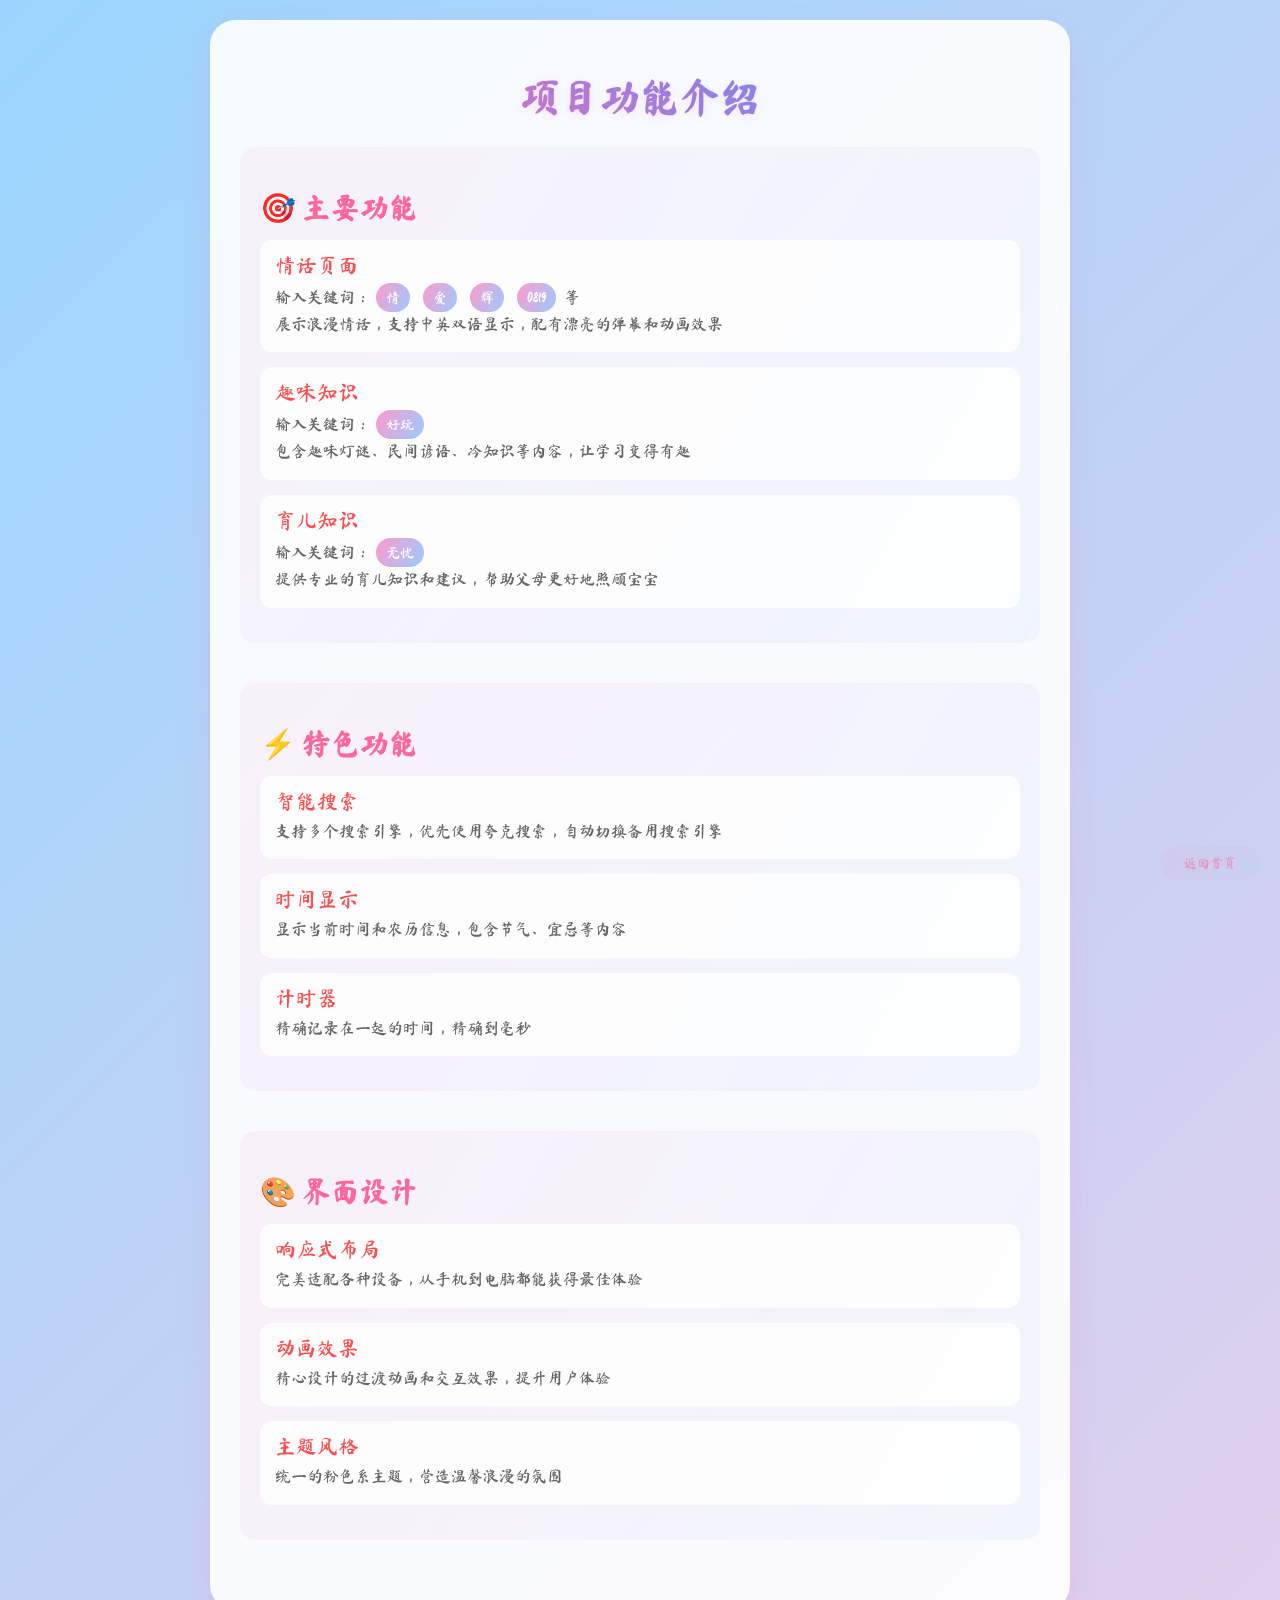
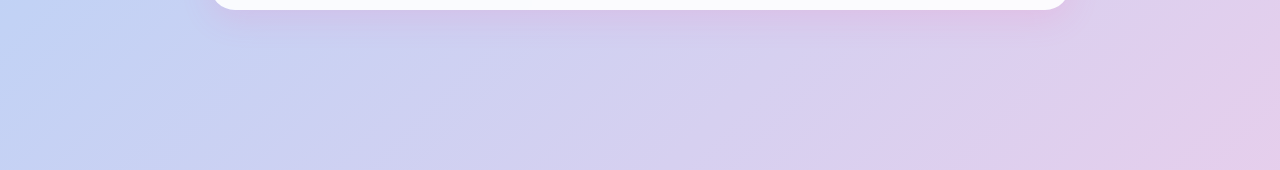
<file: about.html>
<!DOCTYPE html>
<html lang="zh">
<head>
    <meta charset="UTF-8">
    <meta name="viewport" content="width=device-width, initial-scale=1.0">
    <title>项目介绍</title>
    <link rel="stylesheet" href="common.css">
    <link href="https://fonts.googleapis.com/css2?family=Ma+Shan+Zheng&display=swap" rel="stylesheet">
    <style>
        body {
            margin: 0;
            padding: 20px;
            min-height: 100vh;
            background: linear-gradient(-45deg, #ffcce6, #b3e0ff, #ffcce6, #99d6ff);
            background-size: 400% 400%;
            animation: gradientBG 20s ease infinite;
            font-family: 'Ma Shan Zheng', cursive;
            color: #666;
            overflow-x: hidden;
            overflow-y: auto;
            padding-bottom: 80px;
        }

        .about-container {
            max-width: 800px;
            margin: 0 auto;
            padding: 30px;
            background: rgba(255, 255, 255, 0.9);
            backdrop-filter: blur(10px);
            border-radius: 25px;
            box-shadow: 0 10px 30px rgba(255, 102, 179, 0.15);
            animation: fadeIn 0.8s cubic-bezier(0.4, 0, 0.2, 1);
            margin-bottom: 80px;
            position: relative;
            z-index: 1;
        }

        .section {
            margin-bottom: 40px;
            padding: 20px;
            background: linear-gradient(120deg, rgba(255, 153, 204, 0.1), rgba(153, 204, 255, 0.1));
            border-radius: 15px;
            transition: all 0.3s ease;
        }

        .section:hover {
            transform: translateY(-2px);
            box-shadow: 0 4px 15px rgba(255, 153, 204, 0.2);
        }

        h1 {
            text-align: center;
            font-size: 2.5em;
            margin-bottom: 30px;
            background: linear-gradient(45deg, #ff66b3, #4d94ff);
            -webkit-background-clip: text;
            background-clip: text;
            color: transparent;
            filter: drop-shadow(0 2px 4px rgba(255, 102, 179, 0.2));
        }

        h2 {
            color: #ff6699;
            font-size: 1.8em;
            margin-bottom: 15px;
        }

        .feature {
            margin: 15px 0;
            padding: 15px;
            background: rgba(255, 255, 255, 0.8);
            border-radius: 12px;
            transition: all 0.3s ease;
        }

        .feature:hover {
            background: rgba(255, 255, 255, 0.95);
            transform: translateX(5px);
        }

        .feature-title {
            color: #ff4d4d;
            font-size: 1.3em;
            margin-bottom: 8px;
        }

        .feature-desc {
            color: #666;
            line-height: 1.6;
        }

        .keyword {
            display: inline-block;
            padding: 3px 10px;
            background: linear-gradient(120deg, #ff99cc, #99ccff);
            color: white;
            border-radius: 15px;
            font-size: 0.9em;
            margin: 0 5px;
        }

        .home-button {
            position: fixed;
            right: 20px;
            bottom: 20px;
            background: linear-gradient(120deg, rgba(255, 153, 204, 0.2), rgba(153, 204, 255, 0.2));
            backdrop-filter: blur(8px);
            padding: 10px 20px;
            border-radius: 25px;
            border: none;
            color: #ff6699;
            opacity: 0;
            cursor: pointer;
            font-family: 'Ma Shan Zheng', cursive;
            transition: all 0.3s ease;
            z-index: 1000;
            display: flex;
            align-items: center;
            justify-content: center;
            min-width: 100px;
        }

        body:hover .home-button {
            opacity: 0.6;
        }

        .home-button:hover {
            opacity: 1 !important;
            transform: translateY(-2px);
            background: linear-gradient(120deg, #ff99cc, #99ccff);
            color: white;
            box-shadow: 0 4px 15px rgba(255, 153, 204, 0.2);
        }

        /* 触摸设备优化 */
        @media (hover: none) {
            .home-button {
                opacity: 0.8;
                background: linear-gradient(120deg, rgba(255, 153, 204, 0.3), rgba(153, 204, 255, 0.3));
            }
        }

        @keyframes fadeIn {
            from {
                opacity: 0;
                transform: translateY(20px);
            }
            to {
                opacity: 1;
                transform: translateY(0);
            }
        }

        @media (max-width: 768px) {
            body {
                padding: 10px;
            }

            .about-container {
                padding: 20px;
            }

            h1 {
                font-size: 2em;
            }

            h2 {
                font-size: 1.5em;
            }

            .feature-title {
                font-size: 1.2em;
            }

            .feature-desc {
                font-size: 0.95em;
            }

            .keyword {
                font-size: 0.85em;
                padding: 2px 8px;
                margin: 2px;
            }

            .section {
                padding: 15px;
                margin-bottom: 25px;
            }

            .feature {
                padding: 12px;
                margin: 10px 0;
            }

            .home-button {
                right: 10px;
                bottom: 10px;
                padding: 8px 16px;
                font-size: 0.9em;
            }
        }

        @media (min-width: 769px) and (max-width: 1024px) {
            .about-container {
                max-width: 90%;
            }

            h1 {
                font-size: 2.2em;
            }
        }

        @media (min-width: 1440px) {
            .about-container {
                max-width: 1000px;
            }

            .section {
                padding: 25px;
            }

            .feature {
                padding: 20px;
            }
        }

        @media (hover: none) {
            .feature:hover {
                transform: none;
            }

            .section:hover {
                transform: none;
            }
        }

        ::-webkit-scrollbar {
            width: 8px;
        }

        ::-webkit-scrollbar-track {
            background: rgba(255, 255, 255, 0.1);
            border-radius: 4px;
        }

        ::-webkit-scrollbar-thumb {
            background: linear-gradient(120deg, #ff99cc, #99ccff);
            border-radius: 4px;
        }

        ::-webkit-scrollbar-thumb:hover {
            background: linear-gradient(120deg, #ff80bf, #80bfff);
        }

        html {
            scroll-behavior: smooth;
        }

        @supports (-webkit-overflow-scrolling: touch) {
            body {
                -webkit-overflow-scrolling: touch;
            }
        }

        .scroll-top {
            position: fixed;
            right: 20px;
            bottom: 80px;
            background: linear-gradient(120deg, rgba(255, 255, 255, 0.9), rgba(255, 255, 255, 0.7));
            backdrop-filter: blur(8px);
            padding: 10px;
            border-radius: 50%;
            border: 1px solid rgba(255, 255, 255, 0.3);
            color: #666;
            cursor: pointer;
            opacity: 0;
            transition: all 0.3s ease;
            z-index: 1000;
            box-shadow: 0 4px 20px rgba(255, 182, 193, 0.2);
            display: flex;
            align-items: center;
            justify-content: center;
            width: 40px;
            height: 40px;
        }

        .scroll-top.visible {
            opacity: 1;
        }
    </style>
</head>
<body>
    <div class="about-container">
        <h1>项目功能介绍</h1>
        
        <div class="section">
            <h2>🎯 主要功能</h2>
            <div class="feature">
                <div class="feature-title">情话页面</div>
                <div class="feature-desc">
                    输入关键词：<span class="keyword">情</span> <span class="keyword">爱</span> 
                    <span class="keyword">辉</span> <span class="keyword">0819</span> 等<br>
                    展示浪漫情话，支持中英双语显示，配有漂亮的弹幕和动画效果
                </div>
            </div>
            <div class="feature">
                <div class="feature-title">趣味知识</div>
                <div class="feature-desc">
                    输入关键词：<span class="keyword">好玩</span><br>
                    包含趣味灯谜、民间谚语、冷知识等内容，让学习变得有趣
                </div>
            </div>
            <div class="feature">
                <div class="feature-title">育儿知识</div>
                <div class="feature-desc">
                    输入关键词：<span class="keyword">无忧</span><br>
                    提供专业的育儿知识和建议，帮助父母更好地照顾宝宝
                </div>
            </div>
        </div>

        <div class="section">
            <h2>⚡ 特色功能</h2>
            <div class="feature">
                <div class="feature-title">智能搜索</div>
                <div class="feature-desc">
                    支持多个搜索引擎，优先使用夸克搜索，自动切换备用搜索引擎
                </div>
            </div>
            <div class="feature">
                <div class="feature-title">时间显示</div>
                <div class="feature-desc">
                    显示当前时间和农历信息，包含节气、宜忌等内容
                </div>
            </div>
            <div class="feature">
                <div class="feature-title">计时器</div>
                <div class="feature-desc">
                    精确记录在一起的时间，精确到毫秒
                </div>
            </div>
        </div>

        <div class="section">
            <h2>🎨 界面设计</h2>
            <div class="feature">
                <div class="feature-title">响应式布局</div>
                <div class="feature-desc">
                    完美适配各种设备，从手机到电脑都能获得最佳体验
                </div>
            </div>
            <div class="feature">
                <div class="feature-title">动画效果</div>
                <div class="feature-desc">
                    精心设计的过渡动画和交互效果，提升用户体验
                </div>
            </div>
            <div class="feature">
                <div class="feature-title">主题风格</div>
                <div class="feature-desc">
                    统一的粉色系主题，营造温馨浪漫的氛围
                </div>
            </div>
        </div>
    </div>
    <button class="home-button" onclick="window.location.href='index.html'">返回首页</button>
    <button class="scroll-top" onclick="scrollToTop()">↑</button>

    <script>
        // 滚动到顶部按钮显示控制
        const scrollTopButton = document.querySelector('.scroll-top');
        window.addEventListener('scroll', () => {
            if (window.pageYOffset > 300) {
                scrollTopButton.classList.add('visible');
            } else {
                scrollTopButton.classList.remove('visible');
            }
        });

        // 滚动到顶部函数
        function scrollToTop() {
            window.scrollTo({
                top: 0,
                behavior: 'smooth'
            });
        }

        // 优化滚动性能
        let scrollTimeout;
        window.addEventListener('scroll', () => {
            if (!scrollTimeout) {
                requestAnimationFrame(() => {
                    // 处理滚动相关的视觉更新
                    scrollTimeout = null;
                });
                scrollTimeout = true;
            }
        }, { passive: true });
    </script>
</body>
</html>
</file>
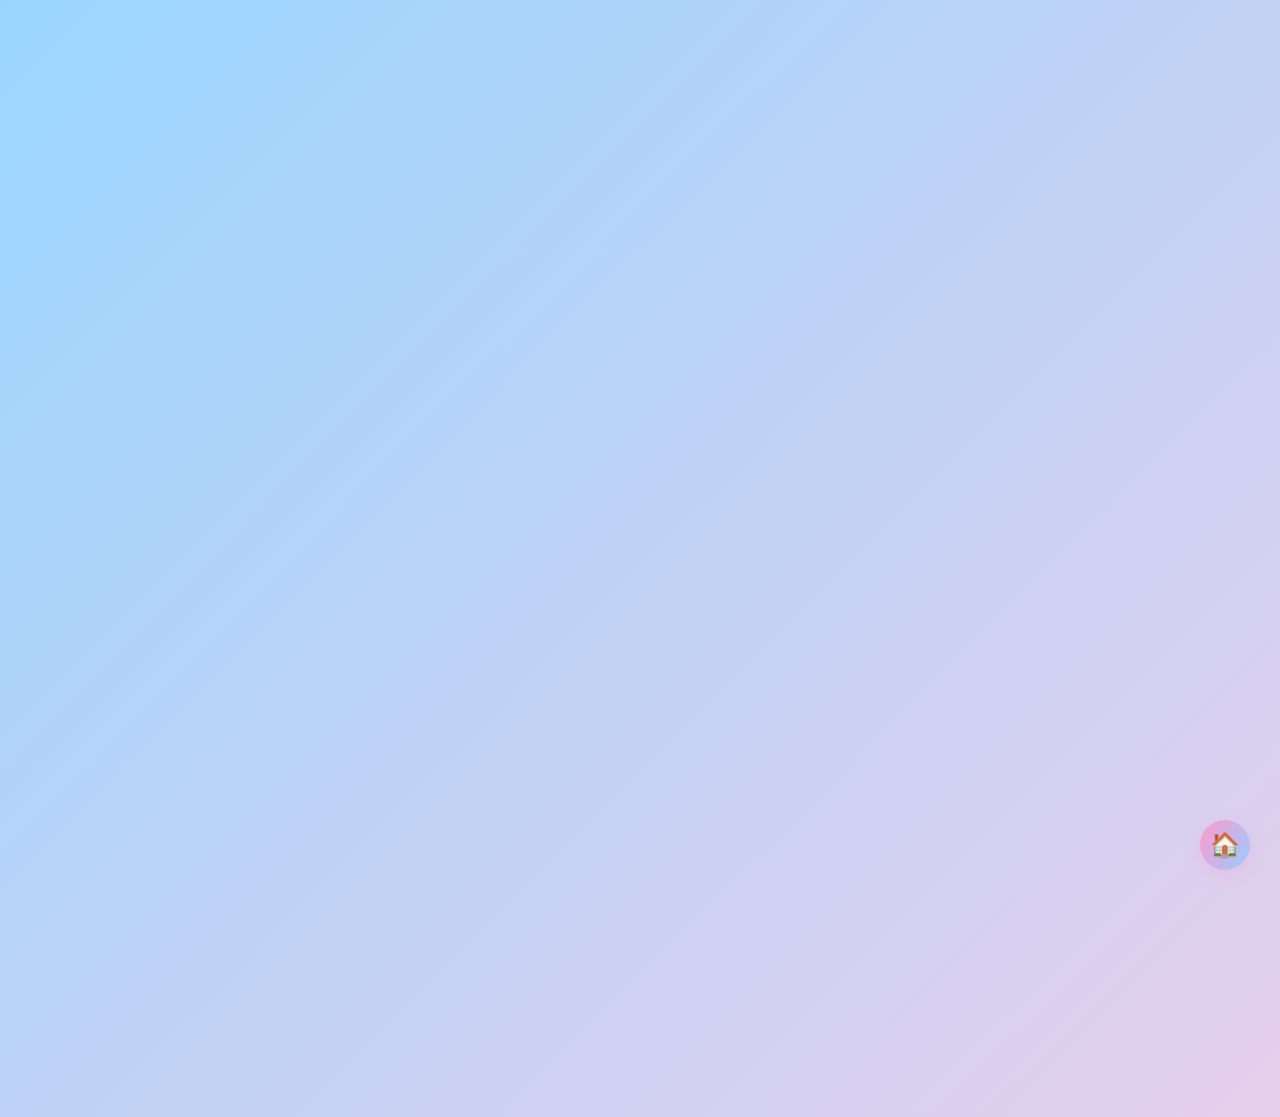
<file: fortune.html>
<!DOCTYPE html>
<html lang="zh">
<head>
    <meta charset="UTF-8">
    <meta name="viewport" content="width=device-width, initial-scale=1.0">
    <title>今日运势 - Left</title>
    <link rel="preconnect" href="https://fonts.googleapis.com">
    <link rel="preconnect" href="https://fonts.gstatic.com" crossorigin>
    <link href="https://fonts.googleapis.com/css2?family=Caveat:wght@700&family=Ma+Shan+Zheng&display=swap" rel="stylesheet">
    <style>
        body {
            background: linear-gradient(-45deg, #ffcce6, #b3e0ff, #ffcce6, #99d6ff);
            background-size: 400% 400%;
            animation: gradientBG 20s ease infinite;
            min-height: 100vh;
            margin: 0;
            padding: 20px;
            font-family: 'Ma Shan Zheng', cursive;
            display: flex;
            flex-direction: column;
            align-items: center;
        }

        @keyframes gradientBG {
            0% { background-position: 0% 50%; }
            50% { background-position: 100% 50%; }
            100% { background-position: 0% 50%; }
        }

        .fortune-container {
            max-width: 1200px;
            width: 90%;
            margin: 20px auto;
            padding: clamp(20px, 3vw, 40px);
            display: grid;
            gap: 25px;
            opacity: 0;
            animation: containerFadeIn 0.8s cubic-bezier(0.4, 0, 0.2, 1) forwards;
        }

        h1 {
            font-size: 2.5em;
            text-align: center;
            background: linear-gradient(45deg, #ff66b3, #4d94ff);
            -webkit-background-clip: text;
            background-clip: text;
            color: transparent;
            margin-bottom: 30px;
            filter: drop-shadow(0 2px 4px rgba(255, 102, 179, 0.2));
            position: relative;
            overflow: hidden;
            padding-bottom: 10px;
        }

        h1::after {
            content: '';
            position: absolute;
            bottom: 0;
            left: 0;
            width: 100%;
            height: 3px;
            background: linear-gradient(90deg, #ff66b3, #4d94ff);
            transform: translateX(-100%);
            animation: titleLine 0.8s cubic-bezier(0.4, 0, 0.2, 1) forwards 0.3s;
        }

        .fortune-content {
            margin: 20px 0;
            padding: 20px;
            border-radius: 15px;
            background: rgba(255, 255, 255, 0.5);
            box-shadow: 0 2px 10px rgba(255, 182, 193, 0.1);
        }

        .fortune-item {
            margin: 15px 0;
            padding: 15px;
            border-radius: 12px;
            background: linear-gradient(120deg, rgba(255, 255, 255, 0.8), rgba(255, 255, 255, 0.6));
        }

        .fortune-item h3 {
            color: #ff66b3;
            margin: 0 0 10px 0;
            font-size: 1.3em;
        }

        .fortune-item p {
            color: #666;
            margin: 5px 0;
            line-height: 1.6;
            font-size: 1.1em;
        }

        .home-button {
            position: fixed;
            bottom: 30px;
            right: 30px;
            width: 50px;
            height: 50px;
            background: linear-gradient(120deg, #ff99cc, #99ccff);
            border: none;
            border-radius: 50%;
            color: white;
            font-size: 24px;
            cursor: pointer;
            display: flex;
            align-items: center;
            justify-content: center;
            box-shadow: 0 4px 15px rgba(255, 153, 204, 0.3);
            transition: all 0.3s cubic-bezier(0.4, 0, 0.2, 1);
            text-decoration: none;
        }

        .home-button:hover {
            transform: translateY(-3px) rotate(360deg);
            box-shadow: 0 6px 20px rgba(255, 153, 204, 0.4);
        }

        @media (max-width: 768px) {
            .fortune-container {
                padding: 20px;
                width: 95%;
            }

            h1 {
                font-size: 2em;
            }

            .fortune-item {
                padding: 12px;
            }

            .home-button {
                bottom: 20px;
                right: 20px;
                width: 45px;
                height: 45px;
                font-size: 20px;
            }
        }

        .fortune-header {
            display: flex;
            justify-content: space-between;
            align-items: center;
            margin-bottom: 20px;
            padding: 10px 20px;
            background: linear-gradient(120deg, rgba(255, 153, 204, 0.2), rgba(153, 204, 255, 0.2));
            border-radius: 12px;
        }

        .fortune-header .date {
            font-size: 1.2em;
            color: #666;
        }

        .fortune-header .sign {
            font-size: 1.4em;
            background: linear-gradient(45deg, #ff66b3, #4d94ff);
            -webkit-background-clip: text;
            background-clip: text;
            color: transparent;
        }

        .fortune-stats {
            display: grid;
            grid-template-columns: repeat(auto-fit, minmax(200px, 1fr));
            gap: 20px;
            margin: 20px 0;
        }

        .stat-item {
            background: rgba(255, 255, 255, 0.5);
            padding: 20px;
            border-radius: 15px;
            transition: transform 0.3s ease;
        }

        .stat-item:hover {
            transform: translateY(-3px);
        }

        .stat-label {
            color: #666;
            margin-bottom: 8px;
        }

        .stat-value {
            position: relative;
            margin-top: 10px;
        }

        .value-text {
            display: block;
            font-size: 1.4em;
            margin-bottom: 8px;
            background: linear-gradient(45deg, #ff66b3, #4d94ff);
            -webkit-background-clip: text;
            background-clip: text;
            color: transparent;
        }

        .progress-bar {
            height: 6px;
            background: linear-gradient(90deg, #ff66b3, #4d94ff);
            border-radius: 3px;
            transition: width 1s cubic-bezier(0.4, 0, 0.2, 1);
        }

        .fortune-extras {
            display: grid;
            grid-template-columns: repeat(3, 1fr);
            gap: 20px;
            margin-top: 25px;
        }

        .extra-item {
            background: rgba(255, 255, 255, 0.5);
            padding: 20px;
            border-radius: 15px;
            transition: transform 0.3s ease;
            position: relative;
            overflow: hidden;
        }

        .extra-item:hover {
            transform: translateY(-5px);
        }

        .extra-label {
            color: #666;
            margin-bottom: 12px;
            font-size: 1.1em;
            text-align: left;
        }

        .extra-value {
            position: relative;
            display: block;
            font-size: 1.4em;
            margin-top: 8px;
            background: linear-gradient(45deg, #ff66b3, #4d94ff);
            -webkit-background-clip: text;
            background-clip: text;
            color: transparent;
            text-align: left;
            padding-bottom: 10px;
        }

        .extra-value::after {
            content: '';
            position: absolute;
            bottom: 0;
            left: 0;
            width: 100%;
            height: 4px;
            background: linear-gradient(90deg, #ff66b3, #4d94ff);
            border-radius: 2px;
            transform: scaleX(0);
            transform-origin: left;
            animation: progressSlide 1.2s cubic-bezier(0.4, 0, 0.2, 1) forwards;
            animation-delay: 0.5s;
        }

        @media (max-width: 768px) {
            .fortune-extras {
                grid-template-columns: repeat(2, 1fr);
                gap: 15px;
            }

            .extra-item {
                padding: 15px;
            }

            .extra-label {
                font-size: 1em;
            }

            .extra-value {
                font-size: 1.3em;
            }
        }

        /* 添加加载动画样式 */
        .loading-container {
            display: flex;
            flex-direction: column;
            align-items: center;
            justify-content: center;
            min-height: 300px;
            gap: 20px;
        }

        .loading-spinner {
            width: 50px;
            height: 50px;
            border: 3px solid rgba(255, 102, 179, 0.1);
            border-radius: 50%;
            border-top-color: #ff66b3;
            animation: spin 1s cubic-bezier(0.4, 0, 0.2, 1) infinite;
            filter: drop-shadow(0 0 10px rgba(255, 102, 179, 0.2));
        }

        .loading-text {
            font-size: 1.2em;
            background: linear-gradient(45deg, #ff66b3, #4d94ff);
            -webkit-background-clip: text;
            background-clip: text;
            color: transparent;
            animation: pulse 1.5s ease-in-out infinite;
        }

        @keyframes fadeInUp {
            from {
                opacity: 0;
                transform: translateY(20px);
            }
            to {
                opacity: 1;
                transform: translateY(0);
            }
        }

        @keyframes spin {
            to {
                transform: rotate(360deg);
            }
        }

        @keyframes pulse {
            0%, 100% {
                opacity: 1;
            }
            50% {
                opacity: 0.7;
            }
        }

        .fortune-content {
            transition: opacity 0.3s ease;
        }

        .fortune-content.loading {
            opacity: 0.6;
        }

        .fortune-card {
            background: linear-gradient(120deg, rgba(255, 255, 255, 0.95), rgba(255, 255, 255, 0.85));
            border-radius: 20px;
            padding: 25px;
            margin-bottom: 20px;
            box-shadow: 0 4px 20px rgba(255, 182, 193, 0.2);
            border: 1px solid rgba(255, 255, 255, 0.3);
            backdrop-filter: blur(10px);
            transform: translateY(20px);
            opacity: 0;
            animation: cardSlideIn 0.6s cubic-bezier(0.4, 0, 0.2, 1) forwards;
        }

        .fortune-card h3 {
            color: transparent;
            background: linear-gradient(45deg, #ff66b3, #4d94ff);
            -webkit-background-clip: text;
            background-clip: text;
            margin: 0 0 15px 0;
            font-size: 1.4em;
            text-align: center;
        }

        .fortune-overview .overview-text {
            font-size: 1.2em;
            line-height: 1.6;
            color: #666;
            text-align: center;
            margin: 0;
        }

        .fortune-stats-container .fortune-stats {
            display: grid;
            grid-template-columns: repeat(auto-fit, minmax(150px, 1fr));
            gap: 15px;
        }

        .stat-item {
            background: rgba(255, 255, 255, 0.5);
            padding: 15px;
            border-radius: 15px;
            transition: transform 0.3s ease;
        }

        .stat-item:hover {
            transform: translateY(-5px);
        }

        .stat-value {
            position: relative;
            padding-bottom: 10px;
        }

        .value-text {
            font-size: 1.4em;
            background: linear-gradient(45deg, #ff66b3, #4d94ff);
            -webkit-background-clip: text;
            background-clip: text;
            color: transparent;
        }

        .progress-bar {
            position: absolute;
            bottom: 0;
            left: 0;
            height: 4px;
            width: calc(var(--percent) * 1%);
            background: linear-gradient(90deg, #ff66b3, #4d94ff);
            border-radius: 2px;
            transition: width 1s cubic-bezier(0.4, 0, 0.2, 1);
        }

        .extras-grid {
            display: grid;
            grid-template-columns: repeat(3, 1fr);
            gap: 15px;
        }

        .extra-item {
            text-align: center;
            padding: 15px;
            background: rgba(255, 255, 255, 0.5);
            border-radius: 15px;
            transition: transform 0.3s ease;
        }

        .extra-item:hover {
            transform: translateY(-3px);
        }

        .lucky-color {
            display: inline-block;
            width: 20px;
            height: 20px;
            border-radius: 50%;
            margin-right: 8px;
            vertical-align: middle;
            border: 2px solid rgba(255, 255, 255, 0.8);
            box-shadow: 0 2px 8px rgba(0, 0, 0, 0.1);
        }

        @keyframes cardSlideIn {
            from {
                transform: translateY(20px);
                opacity: 0;
            }
            to {
                transform: translateY(0);
                opacity: 1;
            }
        }

        /* 为每个卡片设置不同的动画延迟 */
        .fortune-card:nth-child(1) { animation-delay: 0.1s; }
        .fortune-card:nth-child(2) { animation-delay: 0.2s; }
        .fortune-card:nth-child(3) { animation-delay: 0.3s; }
        .fortune-card:nth-child(4) { animation-delay: 0.4s; }

        @media (max-width: 768px) {
            .extras-grid {
                grid-template-columns: repeat(2, 1fr);
            }
            
            .fortune-stats-container .fortune-stats {
                grid-template-columns: 1fr;
            }
        }

        /* 大屏适配 */
        @media (min-width: 1440px) {
            .fortune-container {
                max-width: 1400px;
            }

            .fortune-stats {
                grid-template-columns: repeat(5, 1fr);
            }

            .extras-grid {
                grid-template-columns: repeat(3, 1fr);
                max-width: 900px;
                margin: 0 auto;
            }
        }

        /* 平板适配 */
        @media (max-width: 1024px) {
            .fortune-stats {
                grid-template-columns: repeat(3, 1fr);
            }

            .fortune-card {
                padding: 20px;
            }

            h1 {
                font-size: clamp(1.8em, 4vw, 2.5em);
            }
        }

        /* 移动端适配 */
        @media (max-width: 768px) {
            .fortune-container {
                width: 95%;
                padding: 15px;
            }

            .fortune-stats {
                grid-template-columns: repeat(2, 1fr);
                gap: 10px;
            }

            .extras-grid {
                grid-template-columns: repeat(2, 1fr);
            }

            .stat-item {
                padding: 12px;
            }

            .value-text {
                font-size: 1.2em;
            }

            .fortune-card {
                padding: 15px;
                margin-bottom: 15px;
            }
        }

        /* 小屏幕适配 */
        @media (max-width: 480px) {
            .fortune-stats {
                grid-template-columns: 1fr;
            }

            .fortune-header {
                flex-direction: column;
                gap: 10px;
                text-align: center;
            }
        }

        /* 触摸屏优化 */
        @media (hover: none) and (pointer: coarse) {
            .stat-item, .extra-item {
                /* 增大触摸区域 */
                padding: clamp(15px, 4vw, 25px);
            }

            .home-button {
                /* 增大返回按钮的触摸区域 */
                width: clamp(45px, 12vw, 60px);
                height: clamp(45px, 12vw, 60px);
                bottom: clamp(20px, 5vw, 30px);
                right: clamp(20px, 5vw, 30px);
            }

            /* 优化触摸反馈 */
            .stat-item:active,
            .extra-item:active {
                transform: scale(0.98);
                transition: transform 0.1s ease;
            }

            /* 添加触摸反馈动画 */
            @keyframes touchFeedback {
                0% { transform: scale(1); }
                50% { transform: scale(0.98); }
                100% { transform: scale(1); }
            }

            .stat-item:active,
            .extra-item:active {
                animation: touchFeedback 0.3s ease;
            }
        }

        /* 优化滚动体验 */
        .fortune-content {
            -webkit-overflow-scrolling: touch;
            scroll-behavior: smooth;
        }

        /* 优化加载状态 */
        .loading-container {
            min-height: 200px;
            display: flex;
            flex-direction: column;
            justify-content: center;
            align-items: center;
        }

        /* 优化动画性能 */
        .fortune-card {
            will-change: transform, opacity;
            backface-visibility: hidden;
        }

        /* 减少画在低性能设备上的复杂度 */
        @media (prefers-reduced-motion: reduce) {
            .fortune-card {
                animation-duration: 0.2s;
            }

            .stat-item:hover,
            .extra-item:hover {
                transform: none;
            }

            .progress-bar {
                transition: none;
            }
        }

        /* 适配深色模式 */
        @media (prefers-color-scheme: dark) {
            .fortune-card {
                background: linear-gradient(120deg, rgba(255, 255, 255, 0.9), rgba(255, 255, 255, 0.8));
            }

            .stat-item,
            .extra-item {
                background: rgba(255, 255, 255, 0.4);
            }
        }

        /* 添加或更新以下样式 */
        .fortune-container {
            max-width: 1200px;
            width: 90%;
            margin: 20px auto;
            padding: clamp(20px, 3vw, 40px);
            display: grid;
            gap: 25px;
            opacity: 0;
            animation: containerFadeIn 0.8s cubic-bezier(0.4, 0, 0.2, 1) forwards;
        }

        /* 标题动画优化 */
        h1 {
            position: relative;
            overflow: hidden;
            padding-bottom: 10px;
        }

        h1::after {
            content: '';
            position: absolute;
            bottom: 0;
            left: 0;
            width: 100%;
            height: 3px;
            background: linear-gradient(90deg, #ff66b3, #4d94ff);
            transform: translateX(-100%);
            animation: titleLine 0.8s cubic-bezier(0.4, 0, 0.2, 1) forwards 0.3s;
        }

        /* 卡片容器样式优化 */
        .fortune-card {
            background: linear-gradient(135deg, rgba(255, 255, 255, 0.95), rgba(255, 255, 255, 0.85));
            border-radius: 24px;
            padding: 25px;
            box-shadow: 0 4px 25px rgba(255, 182, 193, 0.15);
            border: 1px solid rgba(255, 255, 255, 0.3);
            backdrop-filter: blur(10px);
            transform: translateY(30px);
            opacity: 0;
            transition: all 0.3s cubic-bezier(0.4, 0, 0.2, 1);
        }

        .fortune-card.show {
            transform: translateY(0);
            opacity: 1;
        }

        /* 载动画优化 */
        .loading-container {
            position: relative;
            min-height: 300px;
            display: flex;
            flex-direction: column;
            align-items: center;
            justify-content: center;
            gap: 25px;
        }

        .loading-spinner {
            position: relative;
            width: 60px;
            height: 60px;
        }

        .loading-spinner::before,
        .loading-spinner::after {
            content: '';
            position: absolute;
            border-radius: 50%;
            animation: pulse 1.5s ease-in-out infinite;
        }

        .loading-spinner::before {
            width: 100%;
            height: 100%;
            background: linear-gradient(45deg, #ff66b3, #4d94ff);
            animation: spin 1s cubic-bezier(0.4, 0, 0.2, 1) infinite;
        }

        .loading-spinner::after {
            width: 80%;
            height: 80%;
            background: white;
            top: 10%;
            left: 10%;
            animation: pulse 1.5s ease-in-out infinite;
        }

        .loading-text {
            font-size: 1.2em;
            background: linear-gradient(45deg, #ff66b3, #4d94ff);
            -webkit-background-clip: text;
            background-clip: text;
            color: transparent;
            animation: textPulse 1.5s ease-in-out infinite;
        }

        /* 运势指数卡片优化 */
        .stat-item {
            position: relative;
            overflow: hidden;
        }

        .stat-value {
            position: relative;
        }

        .progress-bar {
            position: absolute;
            bottom: 0;
            left: 0;
            height: 4px;
            background: linear-gradient(90deg, #ff66b3, #4d94ff);
            border-radius: 2px;
            transform: translateX(-100%);
            animation: progressSlide 1.2s cubic-bezier(0.4, 0, 0.2, 1) forwards;
        }

        /* 幸运指引卡片优化 */
        .extra-item {
            position: relative;
            overflow: hidden;
        }

        .extra-item::before {
            content: '';
            position: absolute;
            top: -50%;
            left: -50%;
            width: 200%;
            height: 200%;
            background: linear-gradient(
                45deg,
                transparent,
                rgba(255, 255, 255, 0.3),
                transparent
            );
            transform: rotate(45deg);
            animation: shimmer 3s infinite;
        }

        /* 动画定义 */
        @keyframes containerFadeIn {
            from {
                opacity: 0;
                transform: translateY(20px);
            }
            to {
                opacity: 1;
                transform: translateY(0);
            }
        }

        @keyframes titleLine {
            to {
                transform: translateX(0);
            }
        }

        @keyframes progressSlide {
            from {
                transform: translateX(-100%);
            }
            to {
                transform: translateX(0);
            }
        }

        @keyframes shimmer {
            0% {
                transform: translate(-50%, -50%) rotate(45deg);
            }
            100% {
                transform: translate(150%, 150%) rotate(45deg);
            }
        }

        @keyframes textPulse {
            0%, 100% {
                opacity: 1;
                transform: scale(1);
            }
            50% {
                opacity: 0.8;
                transform: scale(0.98);
            }
        }

        /* 打断动画处理 */
        @media (prefers-reduced-motion: reduce) {
            * {
                animation-duration: 0.01ms !important;
                animation-iteration-count: 1 !important;
                transition-duration: 0.01ms !important;
                scroll-behavior: auto !important;
            }
        }

        /* 移动端优化 */
        @media (max-width: 768px) {
            .fortune-card {
                padding: 20px;
            }

            .loading-spinner {
                width: 50px;
                height: 50px;
            }

            .stat-item {
                transform: none !important;
            }

            .extra-item::before {
                display: none;
            }
        }

        /* 更新幸运指引卡片样式 */
        .fortune-extras {
            margin-top: 25px;
        }

        .fortune-extras .fortune-stats {
            display: grid;
            grid-template-columns: repeat(3, 1fr);
            gap: 20px;
        }

        .fortune-extras .stat-item {
            background: linear-gradient(120deg, rgba(255, 255, 255, 0.95), rgba(255, 255, 255, 0.85));
            border-radius: 20px;
            padding: 25px;
            box-shadow: 0 4px 15px rgba(255, 182, 193, 0.15);
            border: 1px solid rgba(255, 255, 255, 0.3);
            backdrop-filter: blur(10px);
            transition: all 0.3s cubic-bezier(0.4, 0, 0.2, 1);
            position: relative;
            overflow: hidden;
        }

        .fortune-extras .stat-item:hover {
            transform: translateY(-5px) scale(1.02);
            box-shadow: 0 8px 25px rgba(255, 182, 193, 0.25);
        }

        .fortune-extras .stat-label {
            font-size: 1.1em;
            color: #666;
            margin-bottom: 12px;
            position: relative;
            z-index: 1;
        }

        .fortune-extras .stat-value {
            position: relative;
            z-index: 1;
        }

        .fortune-extras .value-text {
            font-size: 1.4em;
            background: linear-gradient(45deg, #ff66b3, #4d94ff);
            -webkit-background-clip: text;
            background-clip: text;
            color: transparent;
            display: block;
            margin-bottom: 10px;
            transition: transform 0.3s ease;
        }

        .fortune-extras .stat-item:hover .value-text {
            transform: scale(1.1);
        }

        /* 添加装饰效果 */
        .fortune-extras .stat-item::before {
            content: '';
            position: absolute;
            top: -50%;
            left: -50%;
            width: 200%;
            height: 200%;
            background: linear-gradient(
                45deg,
                transparent,
                rgba(255, 255, 255, 0.3),
                transparent
            );
            transform: rotate(45deg);
            transition: 0.6s;
            opacity: 0;
        }

        .fortune-extras .stat-item:hover::before {
            animation: shine 1.5s ease-out;
            opacity: 1;
        }

        /* 添加进度条动画 */
        .fortune-extras .progress-bar {
            height: 4px;
            background: linear-gradient(90deg, #ff66b3, #4d94ff);
            border-radius: 2px;
            transform-origin: left;
            transform: scaleX(0);
            transition: transform 0.6s cubic-bezier(0.4, 0, 0.2, 1);
        }

        .fortune-extras .stat-item.show .progress-bar {
            transform: scaleX(1);
        }

        /* 添加动画关键帧 */
        @keyframes shine {
            0% {
                transform: translate(-50%, -50%) rotate(45deg);
                opacity: 0;
            }
            50% {
                opacity: 0.5;
            }
            100% {
                transform: translate(150%, 150%) rotate(45deg);
                opacity: 0;
            }
        }

        /* 移动端适配 */
        @media (max-width: 768px) {
            .fortune-extras .fortune-stats {
                grid-template-columns: repeat(2, 1fr);
                gap: 15px;
            }

            .fortune-extras .stat-item {
                padding: 20px;
            }
        }

        @media (max-width: 480px) {
            .fortune-extras .fortune-stats {
                grid-template-columns: 1fr;
            }
        }

        /* 触摸设备优化 */
        @media (hover: none) {
            .fortune-extras .stat-item:active {
                transform: scale(0.98);
            }
            
            .fortune-extras .stat-item::before {
                display: none;
            }
        }
    </style>
</head>
<body>
    <div class="fortune-container">
        <h1>今日运势</h1>
        <div class="fortune-content">
            <div class="fortune-item">
                <h3>综合运势</h3>
                <p>今日运势不错，适合尝试新事物。保持积极乐观的心态，会有意外惊喜。</p>
            </div>
            <div class="fortune-item">
                <h3>事业运</h3>
                <p>工作上会遇到一些挑战，但只要保持冷静，都能顺利解决。建议多与同事沟通。</p>
            </div>
            <div class="fortune-item">
                <h3>感情运</h3>
                <p>单身的朋友可能会遇到心动的人，已有伴侣的要记得表达关心。</p>
            </div>
            <div class="fortune-item">
                <h3>财运</h3>
                <p>财平稳，适合理财规划。避免冲动消费，可以考虑长期投资。</p>
            </div>
            <div class="fortune-item">
                <h3>健康运</h3>
                <p>注意作息规律，适当运动。今天特别要注意保暖，预防感冒。</p>
            </div>
        </div>
    </div>
    <a href="index.html" class="home-button" title="返回首页">🏠</a>
    <script>
        // 认运势数据
        const defaultFortuneData = {
            name: "巨蟹座",
            datetime: new Date().toLocaleDateString('zh-CN'),
            all: "87%",
            health: "89%",
            love: "90%",
            work: "88%",
            money: "85%",
            summary: "今天的运势不错，保持积极乐观的心态，会有意外惊喜。多关注身边的人和事，可能会有新的发现。",
            color: "粉色",
            number: "6",
            QFriend: "天秤座"
        };

        // 更新加载动画显示函数
        function showLoading() {
            document.querySelector('.fortune-content').innerHTML = `
                <div class="loading-container">
                    <div class="loading-spinner"></div>
                    <div class="loading-text">正在获取今日运势...</div>
                </div>
            `;
        }

        // 优化渲染函数
        function renderFortune(data) {
            const content = document.querySelector('.fortune-content');
            content.innerHTML = `
                <div class="fortune-header fortune-card">
                    <span class="date">${data.datetime}</span>
                    <span class="sign">${data.name}</span>
                </div>
                
                <div class="fortune-overview fortune-card">
                    <h3>今日概述</h3>
                    <p class="overview-text">${data.summary}</p>
                </div>

                <div class="fortune-stats-container fortune-card">
                    <h3>运势指数</h3>
                    <div class="fortune-stats">
                        <div class="stat-item">
                            <div class="stat-label">综合运势</div>
                            <div class="stat-value">
                                <span class="value-text">${data.all}</span>
                                <div class="progress-bar" data-value="${data.all}"></div>
                            </div>
                        </div>
                        <div class="stat-item">
                            <div class="stat-label">健康运势</div>
                            <div class="stat-value">
                                <span class="value-text">${data.health}</span>
                                <div class="progress-bar" data-value="${data.health}"></div>
                            </div>
                        </div>
                        <div class="stat-item">
                            <div class="stat-label">爱情运势</div>
                            <div class="stat-value">
                                <span class="value-text">${data.love}</span>
                                <div class="progress-bar" data-value="${data.love}"></div>
                            </div>
                        </div>
                        <div class="stat-item">
                            <div class="stat-label">财运指数</div>
                            <div class="stat-value">
                                <span class="value-text">${data.money}</span>
                                <div class="progress-bar" data-value="${data.money}"></div>
                            </div>
                        </div>
                        <div class="stat-item">
                            <div class="stat-label">工作运势</div>
                            <div class="stat-value">
                                <span class="value-text">${data.work}</span>
                                <div class="progress-bar" data-value="${data.work}"></div>
                            </div>
                        </div>
                    </div>
                </div>

                <div class="fortune-extras fortune-card">
                    <h3>幸运指引</h3>
                    <div class="fortune-stats">
                        <div class="stat-item">
                            <div class="stat-label">幸运色</div>
                            <div class="stat-value">
                                <span class="value-text">${data.color}</span>
                                <div class="progress-bar"></div>
                            </div>
                        </div>
                        <div class="stat-item">
                            <div class="stat-label">幸运数字</div>
                            <div class="stat-value">
                                <span class="value-text">${data.number}</span>
                                <div class="progress-bar"></div>
                            </div>
                        </div>
                        <div class="stat-item">
                            <div class="stat-label">速配星座</div>
                            <div class="stat-value">
                                <span class="value-text">${data.QFriend}</span>
                                <div class="progress-bar"></div>
                            </div>
                        </div>
                    </div>
                </div>
            `;

            // 添加卡片显示动画
            const cards = content.querySelectorAll('.fortune-card');
            cards.forEach((card, index) => {
                setTimeout(() => {
                    card.classList.add('show');
                }, index * 100);
            });

            // 添加进度条动画
            const progressBars = content.querySelectorAll('.progress-bar');
            progressBars.forEach((bar, index) => {
                setTimeout(() => {
                    bar.style.width = bar.dataset.value;
                }, (index + 1) * 200);
            });

            // 添加动画触发逻辑
            const statItems = document.querySelectorAll('.fortune-extras .stat-item');
            statItems.forEach((item, index) => {
                setTimeout(() => {
                    item.classList.add('show');
                }, index * 200);
            });
        }

        // 优化数据加载
        async function getFortune() {
            // 检查是否正在加载中
            if (window.isLoadingFortune) {
                console.log('运势正在加载中，跳过重复请求');
                return;
            }
            
            window.isLoadingFortune = true;
            showLoading();
            
            try {
                const key = '4a11bbcbf089edaf14c2d9bdb80c2ec4';
                const sign = '巨蟹座';
                
                // 记录请求参数
                console.log('运势请求参数:', {
                    consName: sign,
                    type: 'today',
                    key: key
                });

                const script = document.createElement('script');
                const oldScript = document.querySelector('script[data-fortune]');
                if (oldScript) {
                    oldScript.remove();
                }

                script.setAttribute('data-fortune', 'true');
                const apiUrl = `http://web.juhe.cn:8080/constellation/getAll?consName=${encodeURIComponent(sign)}&type=today&key=${key}&callback=handleFortuneResponse`;
                script.src = apiUrl;

                // 记录请求URL
                console.log('运势请求URL:', apiUrl);

                // 修改回调函数，添加清理逻辑
                window.handleFortuneResponse = function(response) {
                    // 清理script标签，避免重复加载
                    const scriptTags = document.querySelectorAll('script[data-fortune]');
                    scriptTags.forEach(script => script.remove());
                    
                    console.group('运势API响应详情');
                    console.log('原始响应数据:', response);
                    
                    if (response && response.error_code === 0) {
                        console.log('响应状态: 成功');
                        console.log('运势数据:', {
                            综合运势: response.all,
                            健康运势: response.health,
                            爱情运势: response.love,
                            事业运势: response.work,
                            财运运势: response.money,
                            今日概述: response.summary,
                            幸运颜色: response.color,
                            幸运数字: response.number,
                            速配星座: response.QFriend,
                            今日提醒: response.datetime
                        });

                        const data = {
                            name: sign,
                            datetime: new Date().toLocaleDateString('zh-CN'),
                            all: response.all || defaultFortuneData.all,
                            health: response.health || defaultFortuneData.health,
                            love: response.love || defaultFortuneData.love,
                            work: response.work || defaultFortuneData.work,
                            money: response.money || defaultFortuneData.money,
                            summary: response.summary || defaultFortuneData.summary,
                            color: response.color || defaultFortuneData.color,
                            number: response.number || defaultFortuneData.number,
                            QFriend: response.QFriend || defaultFortuneData.QFriend
                        };

                        console.log('处理后数据:', data);
                        console.groupEnd();
                        renderFortune(data);
                    } else {
                        console.warn('响应状态: 失败');
                        console.warn('错误信息:', {
                            错误码: response?.error_code,
                            错误描述: response?.reason || '未知错误'
                        });
                        console.groupEnd();
                        console.log('使用默认数据');
                        renderFortune(defaultFortuneData);
                    }
                };

                // 修改 script 标签的错误处理
                script.onerror = (error) => {
                    console.group('运势API请求错误');
                    console.error('请求失败:', error);
                    console.log('使用默认数据');
                    console.groupEnd();
                    renderFortune(defaultFortuneData);
                    window.isLoadingFortune = false;
                };

                // 修改超时处理
                const timeout = setTimeout(() => {
                    console.group('运势API请求超时');
                    console.warn('请求超时: 5000ms');
                    console.log('使用默认数据');
                    console.groupEnd();
                    renderFortune(defaultFortuneData);
                    window.isLoadingFortune = false;
                }, 5000);

                script.onload = () => {
                    console.log('运势API请求成功');
                    clearTimeout(timeout);
                    window.isLoadingFortune = false;
                };

                document.body.appendChild(script);
            } catch (error) {
                console.error('运势请求异常:', error);
                console.log('使用默认数据');
                renderFortune(defaultFortuneData);
                window.isLoadingFortune = false;
            }
        }

        // 页面加载完成后获取运势
        document.addEventListener('DOMContentLoaded', () => {
            // 检查是否已经加载过运势数据
            if (!window.fortuneLoaded) {
                window.fortuneLoaded = true;
                getFortune();
                
                // 添加日志以跟踪加载次数
                console.log('运势加载时间:', new Date().toLocaleString());
            }
        });
    </script>
</body>
</html>
</file>
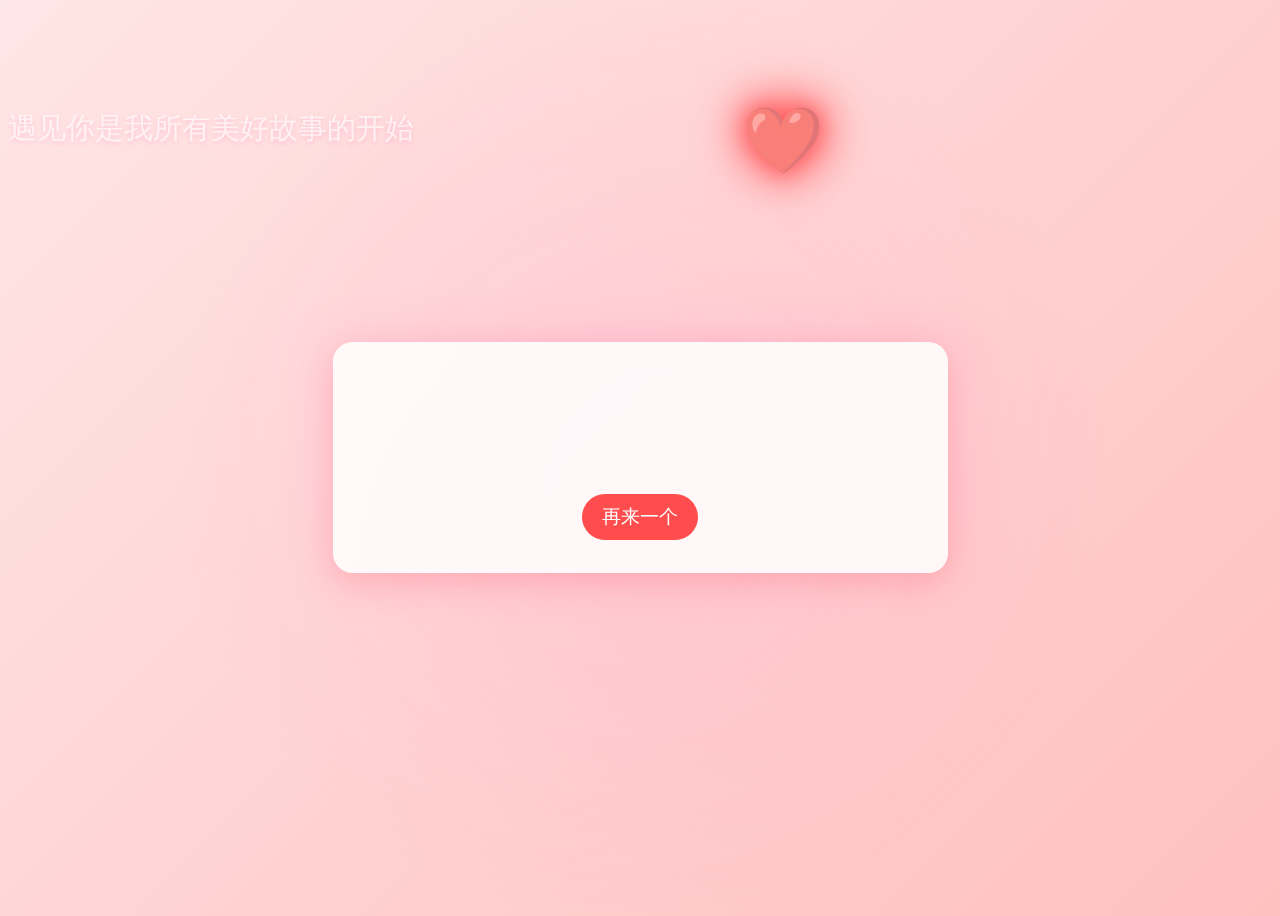
<file: love.html>
<!DOCTYPE html>
<html lang="zh">
<head>
    <meta charset="UTF-8">
    <meta name="viewport" content="width=device-width, initial-scale=1.0">
    <title>惊喜 - Left</title>
    <meta http-equiv="X-UA-Compatible" content="IE=edge,chrome=1">
    <style>
        /* 页面布局 */
        body {
            display: flex;
            flex-direction: column;
            min-height: 100vh;
            padding: 20px;
            box-sizing: border-box;
            background: linear-gradient(135deg, #ffe6e6, #ffb3b3, #ff99cc, #ff80bf);
            background-size: 400% 400%;
            animation: gradientBG 15s ease infinite;
            font-family: 'Arial', sans-serif;
            overflow: hidden;
            transform: translateZ(0);
            -webkit-font-smoothing: antialiased;
            position: relative;
        }

        /* 添加氛围光效 */
        body::before {
            content: '';
            position: fixed;
            top: 0;
            left: 0;
            width: 100%;
            height: 100%;
            background: radial-gradient(circle at 50% 50%, 
                rgba(255, 153, 204, 0.2) 0%,
                rgba(255, 153, 204, 0.1) 20%,
                transparent 60%);
            pointer-events: none;
            z-index: 1;
            animation: glowPulse 4s ease-in-out infinite alternate;
        }

        @keyframes glowPulse {
            from { opacity: 0.5; }
            to { opacity: 1; }
        }

        /* 上部分：弹幕区域 */
        .danmaku-container {
            position: fixed;
            top: 0;
            left: 0;
            width: 100%;
            height: 100%;
            pointer-events: none;
            z-index: 1;
            perspective: 1000px;
            transform-style: preserve-3d;
            overflow: hidden;
            mask-image: linear-gradient(
                to bottom,
                transparent 0%,
                black 10%,
                black 90%,
                transparent 100%
            );
            -webkit-mask-image: linear-gradient(
                to bottom,
                transparent 0%,
                black 10%,
                black 90%,
                transparent 100%
            );
        }

        /* 中部分：情话区域 */
        .middle-section {
            flex: 2;
            display: flex;
            justify-content: center;
            align-items: center;
            padding: 20px 0;
            position: relative;
            z-index: 2;
        }

        .love-container {
            text-align: center;
            padding: 2rem;
            background: rgba(255, 255, 255, 0.85);
            backdrop-filter: blur(10px);
            border-radius: 20px;
            box-shadow: 0 10px 30px rgba(255, 77, 77, 0.2),
                        0 0 50px rgba(255, 153, 204, 0.3);
            max-width: 600px;
            will-change: transform;
            backface-visibility: hidden;
            transition: transform 0.3s ease, box-shadow 0.3s ease;
            border: 1px solid rgba(255, 255, 255, 0.3);
        }

        .love-container:hover {
            transform: translateY(-2px);
            box-shadow: 0 15px 40px rgba(255, 77, 77, 0.15);
        }

        .love-text {
            font-size: 1.5rem;
            color: #ff4d4d;
            margin: 20px;
            line-height: 1.6;
            text-shadow: 1px 1px 2px rgba(0, 0, 0, 0.1);
        }

        .quote-text {
            display: inline-block;
            opacity: 0;
            animation: none;
            will-change: opacity, transform;
            -webkit-font-smoothing: subpixel-antialiased;
        }

        .translation {
            display: block;
            opacity: 0;
            font-size: 1.2rem;
            color: #ff8080;
            margin-top: 10px;
            will-change: opacity;
        }

        @keyframes fadeIn {
            from { 
                opacity: 0;
                transform: translateY(10px);
            }
            to { 
                opacity: 1;
                transform: translateY(0);
            }
        }

        @keyframes fadeOut {
            from { 
                opacity: 1;
                transform: translateY(0);
            }
            to { 
                opacity: 0;
                transform: translateY(-10px);
            }
        }

        @keyframes fadeInTranslation {
            from { 
                opacity: 0;
                transform: translateY(5px);
            }
            to { 
                opacity: 0.8;
                transform: translateY(0);
            }
        }

        .heart {
            position: absolute;
            font-size: 2rem;
            animation: float 3s ease-in-out infinite;
            opacity: 0.6;
            filter: drop-shadow(0 0 10px rgba(255, 0, 0, 0.8));
            text-shadow: 0 0 10px rgba(255, 0, 0, 0.8),
                        0 0 20px rgba(255, 0, 0, 0.5),
                        0 0 30px rgba(255, 0, 0, 0.3);
        }

        @keyframes float {
            0%, 100% { transform: translateY(0) rotate(0deg); }
            50% { transform: translateY(-20px) rotate(20deg); }
        }

        .new-quote {
            padding: 10px 20px;
            font-size: 1.2rem;
            background: #ff4d4d;
            color: white;
            border: none;
            border-radius: 25px;
            cursor: pointer;
            transition: all 0.3s ease;
            position: relative;
            overflow: hidden;
        }

        .new-quote:hover {
            background: #ff3333;
            transform: translateY(-2px);
            box-shadow: 0 4px 12px rgba(255, 77, 77, 0.2);
        }

        .new-quote:active {
            transform: translateY(1px);
            box-shadow: 0 2px 6px rgba(255, 77, 77, 0.1);
        }

        /* 点击波纹效果 */
        .new-quote::after {
            content: '';
            position: absolute;
            top: 50%;
            left: 50%;
            width: 5px;
            height: 5px;
            background: rgba(255, 255, 255, 0.5);
            opacity: 0;
            border-radius: 100%;
            transform: scale(1, 1) translate(-50%);
            transform-origin: 50% 50%;
        }

        .new-quote:focus:not(:active)::after {
            animation: ripple 1s ease-out;
        }

        @keyframes ripple {
            0% {
                transform: scale(0, 0);
                opacity: 0.5;
            }
            100% {
                transform: scale(100, 100);
                opacity: 0;
            }
        }

        .mouse-emoji {
            position: fixed;
            pointer-events: none;
            font-size: 20px;
            z-index: 1000;
            animation: floatUp 1s ease-out forwards;
            will-change: transform, opacity;
        }

        @keyframes floatUp {
            0% {
                transform: translateY(0) scale(0.5);
                opacity: 1;
            }
            100% {
                transform: translateY(-50px) scale(1.2);
                opacity: 0;
            }
        }

        /* 添加返回首页按钮 */
        .home-button {
            position: fixed;
            right: 20px;
            bottom: 20px;
            background: linear-gradient(120deg, rgba(255, 77, 77, 0.1), rgba(255, 77, 77, 0.2));
            backdrop-filter: blur(8px);
            padding: 10px 20px;
            border-radius: 25px;
            border: none;
            color: #ff4d4d;
            opacity: 0;
            cursor: pointer;
            font-family: 'Ma Shan Zheng', cursive;
            transition: all 0.3s ease;
            z-index: 1000;
        }

        .home-button:hover {
            opacity: 1;
            transform: translateY(-2px);
            background: linear-gradient(135deg, #ff4d4d, #ff3333);
            color: white;
            box-shadow: 0 4px 12px rgba(255, 77, 77, 0.3);
        }

        body:hover .home-button {
            opacity: 0.6;
        }

        /* 弹幕样式 */
        .danmaku {
            position: absolute;
            white-space: nowrap;
            animation: moveLeft var(--duration, 15s) linear;
            color: rgba(255, 255, 255, 0.8);
            font-family: 'Ma Shan Zheng', cursive;
            text-shadow: 0 2px 4px rgba(255, 102, 179, 0.3);
            transform: translateZ(var(--depth));
            filter: blur(var(--blur));
            opacity: var(--opacity);
            font-size: var(--size);
            line-height: 1.8;
            padding: 5px 0;
        }

        @keyframes moveLeft {
            from {
                transform: translate3d(100%, 0, var(--depth));
            }
            to {
                transform: translate3d(-100%, 0, var(--depth));
            }
        }

        /* 添加网络请求状态提示 */
        .loading-tips {
            position: fixed;
            bottom: 20px;
            left: 50%;
            transform: translateX(-50%);
            background: rgba(255, 255, 255, 0.9);
            padding: 10px 20px;
            border-radius: 20px;
            font-family: 'Ma Shan Zheng', cursive;
            color: #ff6699;
            opacity: 0;
            transition: opacity 0.3s ease;
            z-index: 100;
        }

        .loading-tips.show {
            opacity: 1;
        }

        /* 移动端适配 */
        @media (max-width: 768px) {
            .timer-container {
                margin-top: 20px;
                font-size: 0.9rem;
                padding: 5px 10px;
            }
        }

        /* PC端弹幕优化 */
        @media (min-width: 1024px) {
            .danmaku-container {
                min-height: 300px;
            }

            .danmaku {
                font-size: 1.8rem;
            }
        }

        /* 大屏幕优化 */
        @media (min-width: 1440px) {
            .danmaku-container {
                min-height: 400px;
            }
        }

        /* 弹幕轨道管理 */
        .danmaku-lane {
            position: absolute;
            width: 100%;
            height: var(--lane-height);
            left: 0;
            top: var(--lane-top);
            overflow: hidden;
        }

        /* 弹幕出现动画 */
        @keyframes fadeInDanmaku {
            from {
                opacity: 0;
                transform: scale(0.8);
            }
            to {
                opacity: var(--opacity);
                transform: scale(1);
            }
        }
    </style>
</head>
<body>
    <!-- 上部分：弹幕区域 -->
    <div class="danmaku-container"></div>
    
    <!-- 中部分：情话区域 -->
    <div class="middle-section">
        <div class="love-container">
            <div class="love-text" id="love-quote"></div>
            <button class="new-quote" onclick="generateQuote()">再来一个</button>
        </div>
    </div>
    
    <button class="home-button" onclick="goHome()">返回首页</button>

    <script>
        // 添加返回首页函数
        function goHome() {
            window.location.href = 'index.html';
        }

        const loveQuotes = [
            "愿你的眼睛永远有星辰大海，胜过世间所有的美 ✨",
            "May you be my today and all of my tomorrows ❤️\n「愿你成为我的今天和所有的明天」",
            "想把所有的温柔都给你，就像冬日里的暖阳 🌞",
            "The snow is falling, my love for you is calling 🎄\n「雪花纷飞，我对你的爱在呼唤」",
            "愿我们的故事，写满整个冬季 ⛄",
            "You are the miracle I've been dreaming of 🎁\n「你是我梦寐以求的奇迹」",
            "平安夜的钟声里，许下了我们的约定 🔔",
            "In every snowflake, I see your smile 💫\n「在每一片雪花中，我都看到你的微笑」",
            "愿你的每个圣诞都被温暖包围 🎄",
            "Like stars in winter nights, you light up my world 🌟\n「如同冬夜里的星星，你点亮了我的世界」",
            "想和你一起数落下的雪花，直到春天到来 ❄️",
            "Your heart is the best Christmas gift ever 🎀\n「你的心是最好的圣诞礼物」",
            "愿我们的爱，如圣诞树上的星光永恒闪耀 ⭐",
            "Together we make winter warmer than spring 🌸\n「在一起的我们让冬天比春天还要温暖」",
            "平安夜的祝福都给你，愿你永远被爱环绕 💝",
            "愿你的每个圣诞都被欢乐与幸福环绕 🎅",
            "You're the Christmas magic I've been waiting for 🎄\n「你是我一直在等待的圣诞法」",
            "与你相遇，是这个冬天最温暖的事 ☃️",
            "Every moment with you feels like Christmas morning 🎁\n「和你在一起的每一刻都像圣诞早晨」",
            "愿我们的爱，如圣诞彩灯永远闪耀 ✨",
            "You make my winter wonderland complete 🌨️\n「有你，我的冬日童话才完整」",
            "想在平安夜的钟声里，许下与你相守的心愿 🔔",
            "My Christmas wish is to hold your hand through every season 🎅\n「我的圣诞愿望是牵着你的手走过四季」",
            "愿我们的爱，如圣诞颂歌般悠扬动听 🎵",
            "In this winter symphony, you're my favorite melody 🎼\n「在这冬日交响曲中，你是我最爱的旋律」",
            "想把整个冬天的浪漫都送给你 💖",
            "You're the warmth in my December days ⛄\n「你是我十二月里的温暖」",
            "愿我们的故事，像圣诞童话一样美好 📖",
            "Each snowflake brings a piece of my love to you 💝\n「每一片雪花都带着我的爱飘向你」",
            "想和你一起，把温暖酿成整个冬季 ☕",
            "You make every Christmas light shine brighter 🌟\n「因为你，每盏圣诞灯都更加明亮」",
            "愿你的笑容，比圣诞树顶的星星还要闪亮 ⭐",
            "My winter days are warmer with your love 🌞\n「有了你的爱，我的冬不再寒冷」",
            "想在飘雪的季节，轻轻诉说你的思念 ❄️",
            "You're the joy in my Christmas carol 🎶\n「你是我圣诞颂歌里的欢乐」"
        ];

        const RAF = window.requestAnimationFrame || 
                   window.webkitRequestAnimationFrame || 
                   window.mozRequestAnimationFrame;
        
        const fragment = document.createDocumentFragment();
        
        function debounce(func, wait) {
            let timeout;
            return function executedFunction(...args) {
                const later = () => {
                    clearTimeout(timeout);
                    func(...args);
                };
                clearTimeout(timeout);
                timeout = setTimeout(later, wait);
            };
        }

        // 存储已显示的情话
        let shownQuotes = new Set();
        
        // 弹幕相关变量
        const danmakuContainer = document.querySelector('.danmaku-container');
        const danmakuLanes = 10; // 弹幕轨道数
        const laneHeight = window.innerHeight / danmakuLanes;
        let activeLanes = new Array(danmakuLanes).fill(false);

        // 创建弹幕
        function createDanmaku(text) {
            // 创建轨道容器
            const lane = document.createElement('div');
            lane.className = 'danmaku-lane';
            const laneIndex = Math.floor(Math.random() * DANMAKU_CONFIG.lanes);
            lane.style.cssText = `
                --lane-height: ${100 / DANMAKU_CONFIG.lanes}%;
                --lane-top: ${(laneIndex / DANMAKU_CONFIG.lanes) * 100}%;
            `;

            const danmaku = document.createElement('div');
            danmaku.className = 'danmaku';
            danmaku.textContent = text;
            
            // 随机样式
            const depth = Math.random() * (DANMAKU_CONFIG.maxDepth - DANMAKU_CONFIG.minDepth) + DANMAKU_CONFIG.minDepth;
            const size = Math.random() * (DANMAKU_CONFIG.maxSize - DANMAKU_CONFIG.minSize) + DANMAKU_CONFIG.minSize;
            const duration = Math.random() * (DANMAKU_CONFIG.maxDuration - DANMAKU_CONFIG.minDuration) + DANMAKU_CONFIG.minDuration;

            danmaku.style.cssText = `
                --depth: ${depth}px;
                --size: ${size}px;
                --duration: ${duration}s;
                --blur: ${Math.abs(depth) / 100}px;
                --opacity: ${1 - Math.abs(depth) / 200};
            `;

            lane.appendChild(danmaku);
            document.querySelector('.danmaku-container').appendChild(lane);

            // 动画结束后移除轨道
            danmaku.addEventListener('animationend', () => {
                lane.remove();
            });

            return lane;
        }

        function generateQuote() {
            const quoteElement = document.getElementById('love-quote');
            if (quoteElement.dataset.animating === 'true') return;
            
            if (window.translationTimer) {
                clearTimeout(window.translationTimer);
            }
            
            if (quoteElement.innerHTML) {
                quoteElement.dataset.animating = 'true';
                const oldQuoteText = quoteElement.querySelector('.quote-text');
                const oldTranslation = quoteElement.querySelector('.translation');
                if (oldQuoteText) {
                    oldQuoteText.style.animation = 'fadeOut 0.8s cubic-bezier(0.4, 0, 0.2, 1) forwards';
                }
                if (oldTranslation) {
                    oldTranslation.style.animation = 'fadeOut 0.8s cubic-bezier(0.4, 0, 0.2, 1) forwards';
                }
                
                setTimeout(() => {
                    const randomQuote = loveQuotes[Math.floor(Math.random() * loveQuotes.length)];
                    const newQuoteText = document.createElement('span');
                    newQuoteText.className = 'quote-text';
                    const [english, translation] = randomQuote.split('\n');
                    newQuoteText.innerHTML = english;
                    newQuoteText.style.animation = 'fadeIn 0.8s cubic-bezier(0.4, 0, 0.2, 1) forwards';
                    quoteElement.innerHTML = '';
                    quoteElement.appendChild(newQuoteText);
                    
                    if (translation) {
                        const translationText = document.createElement('div');
                        translationText.className = 'translation';
                        translationText.innerHTML = translation;
                        quoteElement.appendChild(translationText);
                        
                        window.translationTimer = setTimeout(() => {
                            translationText.style.animation = 'fadeInTranslation 0.8s cubic-bezier(0.4, 0, 0.2, 1) forwards';
                        }, 1000);
                    }
                    
                    createHeart();
                    setTimeout(() => {
                        quoteElement.dataset.animating = 'false';
                    }, 800);
                }, 800);
            } else {
                const randomQuote = loveQuotes[Math.floor(Math.random() * loveQuotes.length)];
                const newQuoteText = document.createElement('span');
                newQuoteText.className = 'quote-text';
                const [english, translation] = randomQuote.split('\n');
                newQuoteText.innerHTML = english;
                newQuoteText.style.animation = 'fadeIn 0.8s cubic-bezier(0.4, 0, 0.2, 1) forwards';
                quoteElement.appendChild(newQuoteText);
                
                if (translation) {
                    const translationText = document.createElement('div');
                    translationText.className = 'translation';
                    translationText.innerHTML = translation;
                    quoteElement.appendChild(translationText);
                    
                    window.translationTimer = setTimeout(() => {
                        translationText.style.animation = 'fadeInTranslation 0.8s cubic-bezier(0.4, 0, 0.2, 1) forwards';
                    }, 1000);
                }
                
                createHeart();
            }

            // 在显示新情话后，将其添加到已显示集合并创建弹幕
            const randomQuote = loveQuotes[Math.floor(Math.random() * loveQuotes.length)];
            const [english] = randomQuote.split('\n');
            if (!shownQuotes.has(english)) {
                shownQuotes.add(english);
                setTimeout(() => createDanmaku(english), 1000);
            }

            // 定期发送已显示的情话作为弹幕
            if (shownQuotes.size > 3) {
                const interval = window.innerWidth > 1440 ? 4000 :
                                window.innerWidth > 1024 ? 3500 : 3000;
                setInterval(() => {
                    const quotes = Array.from(shownQuotes);
                    const randomQuote = quotes[Math.floor(Math.random() * quotes.length)];
                    createDanmaku(randomQuote);
                }, interval);
            }
        }

        function createHeart() {
            const heart = document.createElement('div');
            heart.className = 'heart';
            heart.innerHTML = '❤️';
            heart.style.left = Math.random() * window.innerWidth + 'px';
            heart.style.top = Math.random() * window.innerHeight + 'px';
            const size = Math.random() * 1 + 1.5;
            heart.style.transform = `scale(${size})`;
            document.body.appendChild(heart);
            
            setTimeout(() => heart.remove(), 3000);
        }

        // 初生成一句情话
        generateQuote();
        
        // 每隔一段时间自动生成心形
        setInterval(() => createHeart(), 2000);

        // 添加鼠标移动emoji效果
        const christmasEmojis = ['🎅', '🎄', '🎁', '⛄', '🦌', '🔔', '🎉', '❄️', '🍪', '🥛'];
        let lastEmojiTime = 0;

        const createEmoji = debounce((e) => {
            const now = Date.now();
            if (now - lastEmojiTime < 50) return;
            lastEmojiTime = now;

            const emoji = document.createElement('div');
            emoji.className = 'mouse-emoji';
            emoji.style.left = (e.clientX - 10) + 'px';
            emoji.style.top = (e.clientY - 10) + 'px';
            emoji.innerHTML = christmasEmojis[Math.floor(Math.random() * christmasEmojis.length)];
            
            fragment.appendChild(emoji);
            RAF(() => {
                document.body.appendChild(fragment);
            });
            
            setTimeout(() => {
                emoji.remove();
            }, 1000);
        }, 16);  // 约60fps

        document.addEventListener('mousemove', createEmoji, { passive: true });

        // 情话API配置
        const LOVE_WORDS_API = 'https://api.example.com/love-words';
        const FALLBACK_WORDS = [
            "遇见你是我所有美好故事的开始",
            "喜欢你是我做过最好的决定",
            // ... 原有的情话数据
        ];

        // 弹幕配置
        const DANMAKU_CONFIG = {
            minSize: 16,
            maxSize: 24,
            minDuration: 10,
            maxDuration: 20,
            lanes: 10,
            minDepth: -100,
            maxDepth: 100,
        };

        // 获取情话数据
        async function fetchLoveWords() {
            const loadingTips = document.createElement('div');
            loadingTips.className = 'loading-tips';
            loadingTips.textContent = '正在获取最新情话...';
            document.body.appendChild(loadingTips);

            try {
                const response = await fetch(LOVE_WORDS_API);
                if (!response.ok) throw new Error('Network response was not ok');
                const data = await response.json();
                loadingTips.textContent = '获取成功！';
                setTimeout(() => loadingTips.remove(), 1000);
                return data;
            } catch (error) {
                console.error('Error fetching love words:', error);
                loadingTips.textContent = '使用本地情话数据';
                setTimeout(() => loadingTips.remove(), 1000);
                return FALLBACK_WORDS;
            }
        }

        // 初始化弹幕系统
        async function initDanmaku() {
            const container = document.querySelector('.danmaku-container');
            const words = await fetchLoveWords();
            let index = 0;

            function addDanmaku() {
                const text = words[index % words.length];
                const danmaku = createDanmaku(text);
                container.appendChild(danmaku);
                index++;

                danmaku.addEventListener('animationend', () => {
                    danmaku.remove();
                });
            }

            // 适应设备性能的发送间隔
            const interval = window.matchMedia('(max-width: 768px)').matches ? 2000 : 1000;
            setInterval(addDanmaku, interval);
            addDanmaku(); // 立即添加第一条
        }

        // 页面加载完成后初始化
        document.addEventListener('DOMContentLoaded', initDanmaku);
    </script>
</body>
</html>
</file>
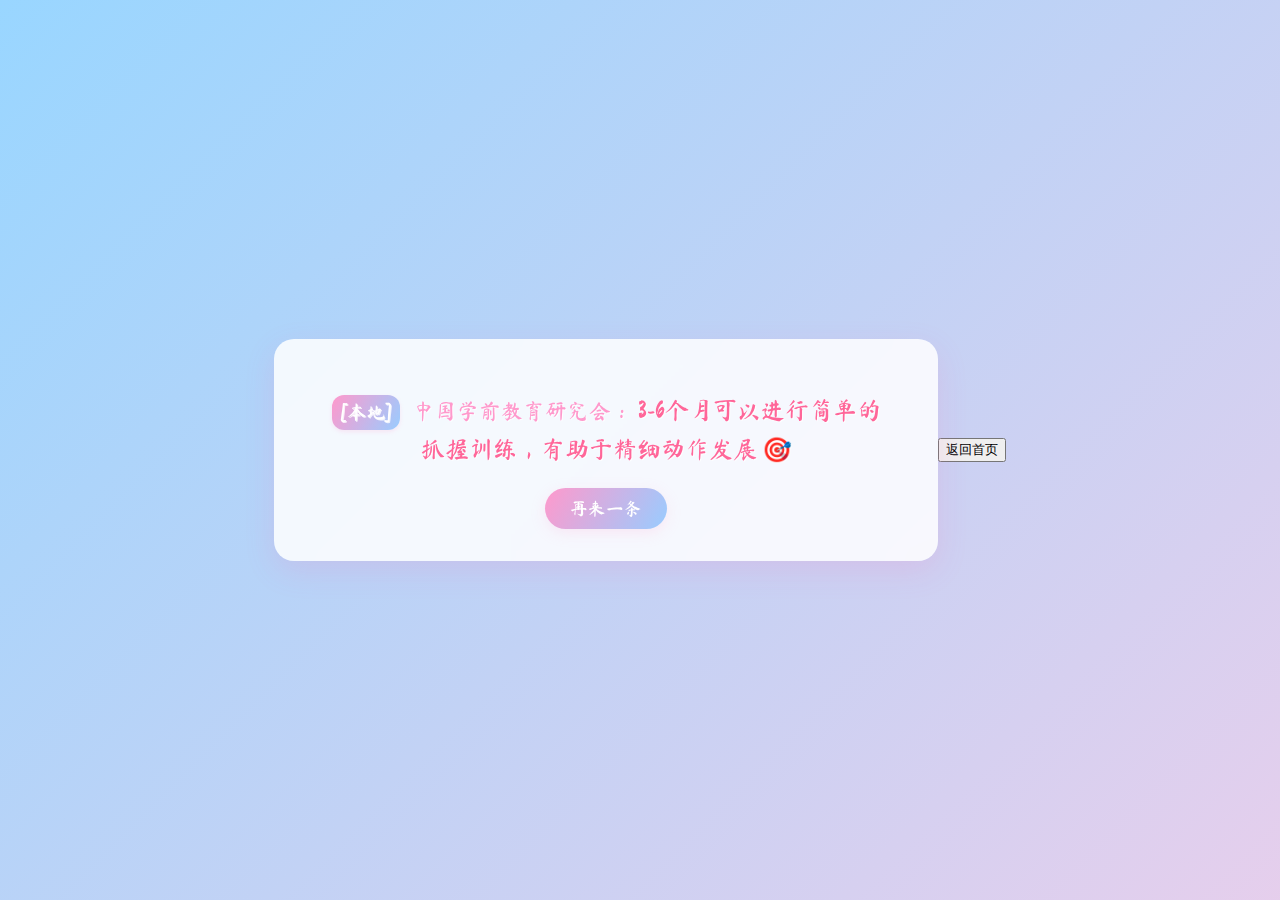
<file: parenting.html>
<!DOCTYPE html>
<html lang="zh">
<head>
    <meta charset="UTF-8">
    <meta name="viewport" content="width=device-width, initial-scale=1.0">
    <title>育儿 - Left</title>
    <link rel="stylesheet" href="common.css">
    <link href="https://fonts.googleapis.com/css2?family=Ma+Shan+Zheng&display=swap" rel="stylesheet">
    <style>
        body {
            margin: 0;
            padding: 0;
            min-height: 100vh;
            display: flex;
            justify-content: center;
            align-items: center;
            background: linear-gradient(-45deg, #ffcce6, #b3e0ff, #ffcce6, #99d6ff);
            background-size: 400% 400%;
            animation: gradientBG 20s ease infinite;
            font-family: 'Arial', sans-serif;
            overflow: hidden;
        }

        @keyframes gradientBG {
            0% { background-position: 0% 50%; }
            50% { background-position: 100% 50%; }
            100% { background-position: 0% 50%; }
        }

        .parenting-container {
            text-align: center;
            padding: 2rem;
            background: rgba(255, 255, 255, 0.85);
            backdrop-filter: blur(10px);
            border-radius: 20px;
            box-shadow: 0 10px 30px rgba(255, 102, 179, 0.15);
            width: min(90vw, 600px);
            position: relative;
            will-change: transform;
            backface-visibility: hidden;
            animation: fadeIn 0.8s cubic-bezier(0.4, 0, 0.2, 1);
        }

        .tip-text {
            font-size: clamp(1rem, 4vw, 1.5rem);
            color: #ff6699;
            margin: 20px;
            line-height: 1.6;
            font-family: 'Ma Shan Zheng', cursive;
            text-shadow: 1px 1px 0 rgba(255, 255, 255, 0.8);
        }

        .tip-source {
            display: inline-block;
            padding: 2px 8px;
            background: linear-gradient(120deg, #ff99cc, #99ccff);
            color: white;
            border-radius: 12px;
            font-size: 0.8em;
            margin-right: 8px;
            box-shadow: 0 2px 4px rgba(255, 153, 204, 0.2);
        }

        .tip-from {
            color: #ff99cc;
            font-size: 0.9em;
        }

        .new-tip {
            padding: 12px 25px;
            font-size: 1.1em;
            border: none;
            border-radius: 25px;
            background: linear-gradient(120deg, #ff99cc, #99ccff);
            color: white;
            font-family: 'Ma Shan Zheng', cursive;
            cursor: pointer;
            transition: all 0.3s cubic-bezier(0.4, 0, 0.2, 1);
            box-shadow: 0 4px 15px rgba(255, 153, 204, 0.2);
            position: relative;
            overflow: hidden;
        }

        .new-tip:hover {
            transform: translateY(-2px);
            box-shadow: 0 6px 20px rgba(255, 153, 204, 0.3);
            background: linear-gradient(120deg, #ff80bf, #80bfff);
        }

        .loading-overlay {
            position: fixed;
            top: 0;
            left: 0;
            width: 100%;
            height: 100%;
            background: linear-gradient(120deg, rgba(255, 153, 204, 0.95), rgba(153, 204, 255, 0.95));
            display: flex;
            flex-direction: column;
            justify-content: center;
            align-items: center;
            z-index: 1000;
            opacity: 0;
            pointer-events: none;
            transition: all 0.3s cubic-bezier(0.4, 0, 0.2, 1);
            backdrop-filter: blur(10px);
        }

        .loading-overlay.show {
            opacity: 1;
            pointer-events: auto;
        }

        .loading-spinner {
            width: 40px;
            height: 40px;
            border: 3px solid rgba(255, 255, 255, 0.9);
            border-top-color: rgba(255, 255, 255, 0.2);
            border-radius: 50%;
            animation: spin 1s linear infinite;
        }

        @keyframes spin {
            to { transform: rotate(360deg); }
        }

        .loading-overlay p {
            margin-top: 15px;
            color: white;
            font-family: 'Ma Shan Zheng', cursive;
            font-size: 1.1em;
            text-shadow: 0 2px 4px rgba(0, 0, 0, 0.1);
        }

        /* 大屏幕适配 */
        @media (min-width: 1440px) {
            .parenting-container {
                max-width: 800px;
                padding: 3rem;
            }

            .tip-text {
                font-size: 1.8rem;
            }

            .new-tip {
                padding: 15px 30px;
                font-size: 1.3em;
            }
        }

        /* 平板适配 */
        @media (min-width: 768px) and (max-width: 1024px) {
            .parenting-container {
                width: 80vw;
                padding: 2.5rem;
            }
        }

        /* 移动端适配 */
        @media (max-width: 767px) {
            body {
                padding: 10px;
            }

            .parenting-container {
                width: 95vw;
                padding: 1.5rem;
            }

            .tip-text {
                font-size: 1.2rem;
            }

            .tip-source {
                font-size: 0.75em;
                padding: 2px 6px;
            }

            .tip-from {
                font-size: 0.85em;
            }
        }

        /* 触摸设备优化 */
        @media (hover: none) {
            .new-tip:hover {
                transform: none;
            }

            .parenting-container:hover {
                transform: none;
            }

            .home-button {
                opacity: 0.8;
            }
        }

        /* 动画性能优化 */
        @media (prefers-reduced-motion: reduce) {
            * {
                animation-duration: 0.01ms !important;
                animation-iteration-count: 1 !important;
                transition-duration: 0.01ms !important;
                scroll-behavior: auto !important;
            }
        }
    </style>
</head>
<body>
    <div class="parenting-container">
        <div class="tip-text" id="parenting-tip"></div>
        <button class="new-tip" onclick="generateTip()">再来一条</button>
    </div>
    <button class="home-button theme-parenting" onclick="goHome()">返回首页</button>
    <div class="loading-overlay">
        <div class="loading-spinner"></div>
        <p>正在加载育儿小知识...</p>
    </div>

    <script>
        // 添加返回首页函数
        function goHome() {
            window.location.href = 'index.html';
        }

        // 本地数据
        const localTips = [
            {
                source: "本地",
                from: "儿科医生",
                content: "0-6个月宝宝建议纯母乳喂养，可以提供最佳营养和免疫力 🍼"
            },
            {
                source: "本地",
                from: "儿科医生",
                content: "新生儿每天需要16-20小时的睡眠，有助于大脑发育和生长激素分泌 😴"
            },
            {
                source: "本地",
                from: "中国营养学会",
                content: "6个月后可以开始添加辅食，从米糊开始，循序渐进添加蔬菜泥和水果泥 🥣"
            },
            {
                source: "本地",
                from: "中国疾病预防控制中心",
                content: "婴儿每月都要按时体检和接种疫苗，建立基础免疫力很重要 💉"
            },
            {
                source: "本地",
                from: "中华护理学会儿科专业委员会",
                content: "给宝宝洗澡水温37-38度，室温26-28度，避免着凉冒 🛁"
            },
            {
                source: "本地",
                from: "中国妇幼保健协会",
                content: "宝宝出现发烧腹泻要及时就医，别随便服用成人药物 🏥"
            },
            {
                source: "本地",
                from: "中国学前教育研究会",
                content: "3-6个月可以进行简单的抓握训练，有助于精细动作发展 🎯"
            },
            {
                source: "本地",
                from: "中国营养学会儿童营养专业委员会",
                content: "1岁内的宝宝补充维生素D很重要，可以预防佝偻病 🌞"
            },
            {
                source: "本地",
                from: "中国优生优育协会",
                content: "新生儿每天要观察大小便次数和性状，了解健康状况 👶"
            },
            {
                source: "本地",
                from: "中国儿童保健协会",
                content: "0-3岁是语言发育关键期，要多和宝宝说话互动 🗣️"
            },
            {
                source: "本地",
                from: "中国妇幼保健协会",
                content: "宝宝的衣物要用专门的婴儿洗衣液清洗，避免刺激皮肤 👕"
            },
            {
                source: "本地",
                from: "中国优生科学协会",
                content: "定期测量身高体重，关注宝宝生长发育曲线 📏"
            }
        ];

        // API配置
        const API_CONFIG = {
            url: 'https://api.apiopen.top/api/sentences',
            backupUrl: 'https://v1.hitokoto.cn',
            timeout: 5000,
            retryCount: 3,
            retryDelay: 1000
        };

        let tips = [...localTips];
        let isLoading = false;

        // 重试函数
        async function fetchWithRetry(url, options, retries = API_CONFIG.retryCount) {
            try {
                const response = await fetch(url, options);
                if (!response.ok) throw new Error('Network response was not ok');
                return await response.json();
            } catch (error) {
                if (retries > 0) {
                    await new Promise(resolve => setTimeout(resolve, API_CONFIG.retryDelay));
                    return fetchWithRetry(url, options, retries - 1);
                }
                throw error;
            }
        }

        // 数据格式化函数
        function formatTipData(data, source = '网络') {
            if (data.result) {
                return {
                    source: source,
                    from: '儿科医生',
                    content: data.result.content || data.result.tip
                };
            } else if (data.tip) {
                return {
                    source: source,
                    from: '儿科医生',
                    content: data.tip
                };
            }
            return null;
        }

        // 在没有网络数据时随机生成本地数据的组合
        function generateLocalTip() {
            const randomTips = [];
            const usedIndexes = new Set();

            // 随机选择3条本地数据组合
            while (randomTips.length < 3 && usedIndexes.size < localTips.length) {
                const index = Math.floor(Math.random() * localTips.length);
                if (!usedIndexes.has(index)) {
                    usedIndexes.add(index);
                    randomTips.push(localTips[index]);
                }
            }

            // 组合成新的提示
            if (randomTips.length > 0) {
                const combinedContent = randomTips
                    .map(tip => tip.content.replace(/[🍼😴🥣💉🛁🏥🎯🌞👶🗣️👕📏]/g, ''))
                    .join('；');
                
                return {
                    source: '本地',
                    from: '儿科医生',
                    content: combinedContent + ' 👶'
                };
            }

            return localTips[Math.floor(Math.random() * localTips.length)];
        }

        // 加载数据
        async function loadTips() {
            if (isLoading) return;
            
            const loadingOverlay = document.querySelector('.loading-overlay');
            loadingOverlay.classList.add('show');
            isLoading = true;

            try {
                // 直接使用本地数据
                tips = [...localTips];
                
                // 随机组合一些本地数据作为新提示
                const combinedTips = [];
                for (let i = 0; i < 5; i++) {
                    combinedTips.push(generateLocalTip());
                }
                
                tips = [...tips, ...combinedTips];
                
                localStorage.setItem('parenting_tips_cache', JSON.stringify({
                    timestamp: Date.now(),
                    data: tips
                }));
                
                // 立即移除加载状态
                loadingOverlay.classList.remove('show');
            } catch (error) {
                console.warn('Failed to load tips, using local data:', error);
                tips = [...localTips];
                loadingOverlay.classList.remove('show');
            } finally {
                isLoading = false;
            }
            
            // 生成第一条提示
            generateTip();
        }

        // 生成提示
        function generateTip() {
            const tipElement = document.getElementById('parenting-tip');
            const randomTip = tips[Math.floor(Math.random() * tips.length)];
            
            tipElement.style.opacity = '0';
            setTimeout(() => {
                tipElement.innerHTML = `
                    <span class="tip-source">[${randomTip.source}]</span>
                    <span class="tip-from">${randomTip.from}：</span>
                    <span class="tip-content">${randomTip.content}</span>
                `;
                tipElement.style.opacity = '1';
            }, 300);
        }

        // 初始化
        window.addEventListener('load', async () => {
            loadTips();
        });

        // 定期刷新数据
        setInterval(() => {
            const randomTips = [];
            for (let i = 0; i < 3; i++) {
                randomTips.push(generateLocalTip());
            }
            tips = [...localTips, ...randomTips];
        }, 5 * 60 * 1000); // 每5分钟刷新一次

        // 使用 IntersectionObserver 优化动画触发
        const observer = new IntersectionObserver((entries) => {
            entries.forEach(entry => {
                if (entry.isIntersecting) {
                    entry.target.classList.add('visible');
                }
            });
        }, { threshold: 0.1 });

        // 使用 requestIdleCallback 优化非关键任务
        const idleWork = (deadline) => {
            if (deadline.timeRemaining() > 0) {
                // 执行非关键任务，如数据预加载、缓存清理等
            }
            requestIdleCallback(idleWork);
        };
        requestIdleCallback(idleWork);

        // 全局错误处理
        window.addEventListener('error', (event) => {
            console.error('Global error:', event.error);
            // 可以添加错误上报逻辑
        });

        // Promise 错误处理
        window.addEventListener('unhandledrejection', (event) => {
            console.error('Unhandled promise rejection:', event.reason);
            // 可以添加错误上报逻辑
        });
    </script>
</body>
</html>
</file>
<file: common.css>
:root {
    --animation-timing: cubic-bezier(0.4, 0, 0.2, 1);
    --primary-gradient: linear-gradient(45deg, #ff66b3, #4d94ff);
    --text-primary: #666;
    --text-secondary: #888;
}

/* 基础样式 */
body {
    background: #0D0D19;
    min-height: 100vh;
    margin: 0;
    font-family: -apple-system, BlinkMacSystemFont, 'Segoe UI', Roboto, sans-serif;
    overflow: hidden;
    position: relative;
}

/* 动态背景渐变 */
.background-shapes {
    position: fixed;
    inset: 0;
    z-index: 0;
    overflow: hidden;
}

/* 粉色心形渐变 */
.heart-pink {
    position: absolute;
    top: -20%;
    right: -10%;
    width: 600px;
    height: 600px;
    background: linear-gradient(135deg, 
        rgba(255, 102, 179, 0.5) 0%,
        rgba(77, 148, 255, 0.3) 50%,
        rgba(255, 102, 179, 0) 100%
    );
    filter: blur(80px);
    opacity: 0.6;
    animation: floatHeart 15s ease-in-out infinite,
               glowPink 3s ease-in-out infinite;
    transform-origin: center;
}

/* 蓝色心形渐变 */
.heart-blue {
    position: absolute;
    bottom: -20%;
    left: -10%;
    width: 600px;
    height: 600px;
    background: linear-gradient(135deg, 
        rgba(77, 148, 255, 0.5) 0%,
        rgba(255, 102, 179, 0.3) 50%,
        rgba(77, 148, 255, 0) 100%
    );
    filter: blur(80px);
    opacity: 0.6;
    animation: floatHeart 15s ease-in-out infinite reverse,
               glowBlue 3s ease-in-out infinite;
    transform-origin: center;
}

/* 心形动画 */
@keyframes floatHeart {
    0%, 100% {
        transform: translate(0, 0) scale(1);
    }
    25% {
        transform: translate(5%, 5%) scale(1.05);
    }
    50% {
        transform: translate(0, 10%) scale(1);
    }
    75% {
        transform: translate(-5%, 5%) scale(0.95);
    }
}

/* 光晕动画 */
@keyframes glowPink {
    0%, 100% { filter: blur(80px) brightness(1); }
    50% { filter: blur(90px) brightness(1.2); }
}

@keyframes glowBlue {
    0%, 100% { filter: blur(80px) brightness(1); }
    50% { filter: blur(90px) brightness(1.2); }
}

/* 移除原有的发光效果 */
.glow-effect {
    display: none;
}

/* 主要布局 */
.main-container {
    display: grid;
    grid-template-columns: repeat(2, 1fr);
    gap: 2rem;
    padding: 2rem;
    max-width: 1440px;
    margin: 0 auto;
    position: relative;
    z-index: 1;
}

/* 计时器板块 */
.timer-section {
    display: flex;
    flex-direction: column;
    gap: 2rem;
    align-items: center;
    justify-content: center;
    padding: 2rem;
    background: rgba(255, 255, 255, 0.03);
    backdrop-filter: blur(20px);
    -webkit-backdrop-filter: blur(20px);
    border-radius: 24px;
    border: 1px solid transparent;
    background-clip: padding-box;
    box-shadow: 0 8px 32px rgba(0, 0, 0, 0.2);
    position: relative;
    overflow: hidden;
}

.timer-section::before {
    content: '';
    position: absolute;
    top: 0;
    right: 0;
    bottom: 0;
    left: 0;
    border-radius: 24px;
    padding: 1px;
    background: linear-gradient(135deg, 
        rgba(255, 102, 179, 0.5),
        rgba(77, 148, 255, 0.5)
    );
    -webkit-mask: 
        linear-gradient(#fff 0 0) content-box, 
        linear-gradient(#fff 0 0);
    mask: 
        linear-gradient(#fff 0 0) content-box, 
        linear-gradient(#fff 0 0);
    -webkit-mask-composite: xor;
    mask-composite: exclude;
    opacity: 0.5;
    transition: opacity 0.3s ease;
}

.timer-section:hover::before {
    opacity: 1;
}

.time-display {
    text-align: center;
    background: rgba(255, 255, 255, 0.05);
    padding: 1.5rem;
    border-radius: 20px;
    border: 1px solid rgba(255, 255, 255, 0.1);
    backdrop-filter: blur(10px);
    -webkit-backdrop-filter: blur(10px);
}

.current-time {
    font-size: 2.5em;
    font-weight: 500;
    color: rgba(255, 255, 255, 0.9);
    margin-bottom: 0.5rem;
}

.lunar-info {
    font-size: 1.2em;
    color: rgba(255, 255, 255, 0.7);
}

.love-timer {
    text-align: center;
    background: rgba(255, 255, 255, 0.05);
    padding: 1.5rem;
    border-radius: 20px;
    border: 1px solid rgba(255, 255, 255, 0.1);
    backdrop-filter: blur(10px);
    -webkit-backdrop-filter: blur(10px);
}

.timer-label {
    font-size: 1.2em;
    color: rgba(255, 255, 255, 0.7);
    margin-bottom: 0.5rem;
}

#love-timer {
    font-size: 2em;
    font-weight: 500;
    color: rgba(255, 255, 255, 0.9);
}

/* 功能板块 */
.features-section {
    display: grid;
    grid-template-columns: repeat(auto-fit, minmax(200px, 1fr));
    gap: 1.5rem;
    padding: 2rem;
    background: rgba(255, 255, 255, 0.03);
    backdrop-filter: blur(20px);
    -webkit-backdrop-filter: blur(20px);
    border-radius: 24px;
    border: 1px solid rgba(255, 255, 255, 0.1);
}

/* 功能卡片基础样式 */
.feature-card {
    background: rgba(255, 255, 255, 0.03);
    backdrop-filter: blur(20px);
    -webkit-backdrop-filter: blur(20px);
    border-radius: 20px;
    padding: 2rem;
    position: relative;
    overflow: hidden;
    cursor: pointer;
    transition: all 0.3s var(--animation-timing);
    border: 1px solid rgba(255, 255, 255, 0.1);
    box-shadow: 0 8px 32px rgba(0, 0, 0, 0.1);
}

/* 流光边框效果 */
.feature-card::before {
    content: '';
    position: absolute;
    top: 0;
    left: 0;
    right: 0;
    bottom: 0;
    border-radius: 20px;
    padding: 2px;
    background: linear-gradient(
        90deg,
        transparent 0%,
        rgba(255, 102, 179, 0.5) 45%,
        rgba(77, 148, 255, 0.5) 55%,
        transparent 100%
    );
    -webkit-mask: 
        linear-gradient(#fff 0 0) content-box, 
        linear-gradient(#fff 0 0);
    mask: 
        linear-gradient(#fff 0 0) content-box, 
        linear-gradient(#fff 0 0);
    -webkit-mask-composite: xor;
    mask-composite: exclude;
    opacity: 0;
    transition: opacity 0.3s ease;
}

/* 发光效果 */
.feature-card::after {
    content: '';
    position: absolute;
    inset: -50px;
    background: radial-gradient(
        circle at var(--mouse-x, 50%) var(--mouse-y, 50%),
        rgba(255, 102, 179, 0.4) 0%,
        rgba(77, 148, 255, 0.4) 50%,
        transparent 100%
    );
    opacity: 0;
    transition: opacity 0.3s ease;
    pointer-events: none;
    filter: blur(40px);
}

/* 流动边框动画 */
@keyframes borderFlow {
    0% {
        clip-path: inset(0 100% 100% 0);
    }
    25% {
        clip-path: inset(0 0 100% 0);
    }
    50% {
        clip-path: inset(0 0 0 0);
    }
    75% {
        clip-path: inset(100% 0 0 0);
    }
    100% {
        clip-path: inset(100% 100% 0 0);
    }
}

/* 悬浮和交互效果 */
.feature-card:hover {
    transform: translateY(-5px);
    background: rgba(255, 255, 255, 0.05);
    box-shadow: 0 15px 35px rgba(0, 0, 0, 0.2);
}

.feature-card:hover::before {
    opacity: 1;
    animation: borderFlow 1.5s linear infinite;
}

.feature-card:hover::after {
    opacity: 0.8;
}

/* 按压效果 */
.feature-card:active {
    transform: scale(0.98);
}

/* 添加鼠标跟踪发光效果的 JavaScript */

.feature-card h3 {
    color: rgba(255, 255, 255, 0.9);
    font-size: 1.25rem;
    font-weight: 600;
    margin-bottom: 0.75rem;
}

.feature-card p {
    color: rgba(255, 255, 255, 0.6);
    font-size: 0.875rem;
    line-height: 1.5;
}

.feature-card .icon {
    font-size: 2rem;
    margin-bottom: 1.5rem;
    color: rgba(255, 255, 255, 0.9);
}

/* 响应式设计 */
@media (max-width: 768px) {
    .main-container {
        grid-template-columns: 1fr;
        padding: 1rem;
        gap: 1rem;
        margin-top: 1rem;
    }

    .timer-section {
        padding: 1.5rem;
        margin-bottom: 1rem;
        background: rgba(255, 255, 255, 0.03);
        backdrop-filter: blur(20px);
        -webkit-backdrop-filter: blur(20px);
        border: 1px solid rgba(255, 255, 255, 0.1);
    }

    .time-display,
    .love-timer {
        padding: 1rem;
        background: rgba(255, 255, 255, 0.05);
        backdrop-filter: blur(10px);
        -webkit-backdrop-filter: blur(10px);
        border: 1px solid rgba(255, 255, 255, 0.1);
        box-shadow: 0 4px 16px rgba(0, 0, 0, 0.1);
    }

    .current-time {
        font-size: 2em;
        color: rgba(255, 255, 255, 0.9);
        font-weight: 500;
    }

    .lunar-info {
        font-size: 1em;
        color: rgba(255, 255, 255, 0.7);
    }

    .timer-label {
        color: rgba(255, 255, 255, 0.7);
    }

    #love-timer {
        font-size: 1.5em;
        color: rgba(255, 255, 255, 0.9);
        font-weight: 500;
    }

    .features-section {
        padding: 1rem;
        grid-template-columns: repeat(2, 1fr);
        gap: 1rem;
    }

    .feature-card {
        padding: 1rem;
    }

    .feature-card .icon {
        font-size: 1.5rem;
        margin-bottom: 1rem;
    }

    .feature-card h3 {
        font-size: 1rem;
    }

    .feature-card p {
        font-size: 0.8rem;
    }

    .fortune-island {
        width: 90vw;
        max-height: 80vh;
        overflow-y: auto;
    }

    .fortune-content {
        gap: 12px;
    }

    .fortune-title {
        font-size: 1.2em;
    }

    .fortune-summary {
        font-size: 1em;
        padding: 6px 0;
    }

    .fortune-details {
        grid-template-columns: repeat(2, 1fr);
    }

    .fortune-scores {
        grid-template-columns: 1fr;
        gap: 8px;
    }

    .score-value {
        font-size: 0.9em;
    }

    .fortune-tip {
        font-size: 0.9em;
        padding: 8px;
        background: rgba(255, 255, 255, 0.05);
        border-radius: 12px;
    }

    .feature-card:active {
        transform: scale(0.95);
    }

    .dynamic-island-overlay {
        backdrop-filter: blur(8px);
    }

    /* 确保计时器在移动端可见 */
    .timer-section,
    .time-display,
    .love-timer {
        width: 100%;
        box-sizing: border-box;
        opacity: 1;
        visibility: visible;
        border-radius: 20px;
        position: relative;
        overflow: hidden;
    }

    /* 添加渐变边框效果 */
    .timer-section::before,
    .time-display::before,
    .love-timer::before {
        content: '';
        position: absolute;
        inset: 0;
        padding: 1px;
        background: linear-gradient(135deg,
            rgba(255, 102, 179, 0.2),
            rgba(77, 148, 255, 0.2)
        );
        -webkit-mask:
            linear-gradient(#fff 0 0) content-box,
            linear-gradient(#fff 0 0);
        mask:
            linear-gradient(#fff 0 0) content-box,
            linear-gradient(#fff 0 0);
        -webkit-mask-composite: xor;
        mask-composite: exclude;
        opacity: 0.5;
        transition: opacity 0.3s ease;
        pointer-events: none;
    }

    /* 悬浮效果 */
    .timer-section:hover::before,
    .time-display:hover::before,
    .love-timer:hover::before {
        opacity: 1;
    }
}

/* 灵动岛样式 */
.dynamic-island {
    position: fixed;
    top: 20px;
    left: 50%;
    transform: translateX(-50%) translateY(-100px);
    width: min(360px, 85vw);
    z-index: 999999;
    opacity: 0;
    visibility: hidden;
    transition: all 0.6s cubic-bezier(0.32, 0.72, 0, 1);
}

/* 遮罩层 */
.dynamic-island-overlay {
    position: fixed;
    top: 0;
    left: 0;
    right: 0;
    bottom: 0;
    width: 100vw;
    height: 100vh;
    background: rgba(0, 0, 0, 0.4);
    backdrop-filter: blur(12px);
    -webkit-backdrop-filter: blur(12px);
    opacity: 0;
    visibility: hidden;
    transition: all 0.4s var(--animation-timing);
    z-index: 999998;
    cursor: pointer;
}

.dynamic-island .modal-content {
    background: rgba(255, 255, 255, 0.1);
    backdrop-filter: blur(20px);
    -webkit-backdrop-filter: blur(20px);
    border-radius: 24px;
    padding: 20px 24px;
    box-shadow: 
        0 8px 32px rgba(31, 38, 135, 0.15),
        0 1px 2px rgba(0, 0, 0, 0.05);
    border: 1px solid rgba(255, 255, 255, 0.2);
    transform: scale(0.95);
    transition: all 0.4s var(--animation-timing);
}

/* 显示状态 */
.dynamic-island.show {
    transform: translateX(-50%) translateY(0);
    opacity: 1;
    visibility: visible;
}

.dynamic-island.show ~ .dynamic-island-overlay {
    opacity: 1;
    visibility: visible;
}

.dynamic-island.show .modal-content {
    transform: scale(1);
}

/* 灵动岛内容样式优化 */
.dynamic-island .greeting-content {
    display: flex;
    align-items: center;
    justify-content: center;
    flex-direction: column;
    gap: 12px;
    padding: 8px;
}

.dynamic-island .greeting-time {
    font-size: 1.5em;
    font-weight: 500;
    color: rgba(255, 255, 255, 0.9);
    font-family: 'Caveat', cursive;
}

.dynamic-island .greeting-message {
    font-size: 1.2em;
    color: rgba(255, 255, 255, 0.9);
    text-align: center;
    line-height: 1.4;
    font-weight: 500;
}

.dynamic-island .greeting-tip {
    font-size: 1em;
    color: rgba(255, 255, 255, 0.7);
    text-align: center;
    line-height: 1.4;
    font-style: italic;
}

/* 动画优化 */
@keyframes slideUpFade {
    from {
        opacity: 0;
        transform: translateY(10px);
    }
    to {
        opacity: 1;
        transform: translateY(0);
    }
}

.dynamic-island .greeting-content > * {
    animation: slideUpFade 0.6s var(--animation-timing) forwards;
    opacity: 0;
}

.dynamic-island .greeting-time { animation-delay: 0.1s; }
.dynamic-island .greeting-message { animation-delay: 0.3s; }
.dynamic-island .greeting-tip { animation-delay: 0.5s; }

/* 灵动岛淡出动画 */
.dynamic-island.fade-out {
    transform: translateX(-50%) translateY(-100px);
    opacity: 0;
}

.dynamic-island.fade-out ~ .dynamic-island-overlay {
    opacity: 0;
    visibility: hidden;
}

/* 移动端适配 */
@media (max-width: 768px) {
    .dynamic-island {
        top: 15px;
        width: min(300px, 85vw);
    }
    
    .dynamic-island .modal-content {
        padding: 12px 20px;
    }
}

/* 相邻卡片的发光效果 */
.feature-card.neighbor-glow::after {
    opacity: var(--glow-opacity, 0);
}

/* 优化触摸设备体验 */
@media (hover: none) {
    .feature-card::before {
        background: linear-gradient(
            90deg,
            transparent 0%,
            rgba(255, 102, 179, 0.3) 45%,
            rgba(77, 148, 255, 0.3) 55%,
            transparent 100%
        );
    }
    
    .feature-card:active::before {
        opacity: 1;
        animation: borderFlow 1.5s linear;
    }
}

/* 运势灵动岛样式 */
.fortune-content {
    display: flex;
    flex-direction: column;
    gap: 16px;
    padding: 8px;
}

.fortune-title {
    display: flex;
    align-items: center;
    gap: 8px;
    font-size: 1.4em;
    font-weight: 600;
    color: rgba(255, 255, 255, 0.9);
}

.fortune-icon {
    font-size: 1.2em;
}

.fortune-date {
    font-size: 1em;
    color: rgba(255, 255, 255, 0.7);
}

.fortune-summary {
    font-size: 1.1em;
    color: rgba(255, 255, 255, 0.9);
    line-height: 1.5;
    text-align: center;
    padding: 8px 0;
    border-top: 1px solid rgba(255, 255, 255, 0.1);
    border-bottom: 1px solid rgba(255, 255, 255, 0.1);
}

.fortune-details {
    display: grid;
    grid-template-columns: repeat(3, 1fr);
    gap: 12px;
}

.fortune-item {
    display: flex;
    flex-direction: column;
    align-items: center;
    gap: 4px;
}

.item-label {
    font-size: 0.9em;
    color: rgba(255, 255, 255, 0.6);
}

.item-value {
    font-size: 1em;
    color: rgba(255, 255, 255, 0.9);
}

.fortune-scores {
    display: grid;
    grid-template-columns: repeat(2, 1fr);
    gap: 12px;
}

.score-item {
    display: flex;
    flex-direction: column;
    align-items: center;
    gap: 4px;
}

.score-label {
    font-size: 0.9em;
    color: rgba(255, 255, 255, 0.6);
}

.score-value {
    color: #FFD700;
    letter-spacing: 2px;
}

/* 运势动画 */
.fortune-content > * {
    animation: slideUpFade 0.6s var(--animation-timing) forwards;
    opacity: 0;
}

.fortune-title { animation-delay: 0.1s; }
.fortune-date { animation-delay: 0.2s; }
.fortune-summary { animation-delay: 0.3s; }
.fortune-details { animation-delay: 0.4s; }
.fortune-scores { animation-delay: 0.5s; }

/* 移动端适配 */
@media (max-width: 768px) {
    .fortune-details {
        grid-template-columns: repeat(2, 1fr);
    }
    
    .fortune-scores {
        grid-template-columns: 1fr;
    }
}

/* 添加新的运势提示样式 */
.fortune-tip {
    display: flex;
    align-items: center;
    gap: 8px;
    padding: 12px;
    background: rgba(255, 255, 255, 0.05);
    border-radius: 16px;
    margin-top: 8px;
}

.tip-icon {
    font-size: 1.2em;
}

/* 错误提示样式 */
.error-island .modal-content {
    background: rgba(255, 59, 48, 0.1);
}

.error-content {
    display: flex;
    align-items: center;
    gap: 12px;
    padding: 12px;
}

.error-icon {
    font-size: 1.5em;
}

.error-message {
    color: rgba(255, 255, 255, 0.9);
    font-size: 1em;
}

/* 移动端适配优化 */
@media (max-width: 768px) {
    body {
        overflow-y: auto;
        overflow-x: hidden;
        height: auto;
    }

    .main-container {
        grid-template-columns: 1fr;
        padding: 1rem;
        gap: 1rem;
        margin-top: 1rem;
        height: auto;
        min-height: 100vh;
    }

    .features-section {
        display: grid;
        grid-template-columns: repeat(2, 1fr);
        gap: 1rem;
        padding: 1rem;
        max-height: calc(100vh - 300px);
        overflow-y: auto;
        scrollbar-width: none; /* Firefox */
        -ms-overflow-style: none; /* IE and Edge */
        scroll-behavior: smooth;
        -webkit-overflow-scrolling: touch; /* iOS smooth scroll */
    }

    /* 隐藏滚动条但保持功能 */
    .features-section::-webkit-scrollbar {
        display: none;
    }

    /* 优化滚动时的性能 */
    .features-section {
        will-change: transform;
        transform: translateZ(0);
        backface-visibility: hidden;
        perspective: 1000px;
    }

    /* 卡片动画优化 */
    .feature-card {
        transform: translateZ(0);
        will-change: transform;
        transition: transform 0.3s cubic-bezier(0.4, 0, 0.2, 1),
                    opacity 0.3s cubic-bezier(0.4, 0, 0.2, 1);
    }

    /* 滚动时的视差效果 */
    .feature-card {
        opacity: 0.8;
        transform: scale(0.95);
        transition: all 0.3s cubic-bezier(0.4, 0, 0.2, 1);
    }

    .feature-card.in-view {
        opacity: 1;
        transform: scale(1);
    }

    /* 触摸反馈优化 */
    .feature-card:active {
        transform: scale(0.98);
        transition: transform 0.1s cubic-bezier(0.4, 0, 0.2, 1);
    }
}

/* 添加滚动检测和视差效果 */
@media (max-width: 768px) {
    .features-section {
        position: relative;
    }

    .feature-card {
        transition: all 0.3s cubic-bezier(0.4, 0, 0.2, 1);
    }

    .feature-card.scrolling {
        transform: scale(0.98);
        opacity: 0.8;
    }
}
</file>
